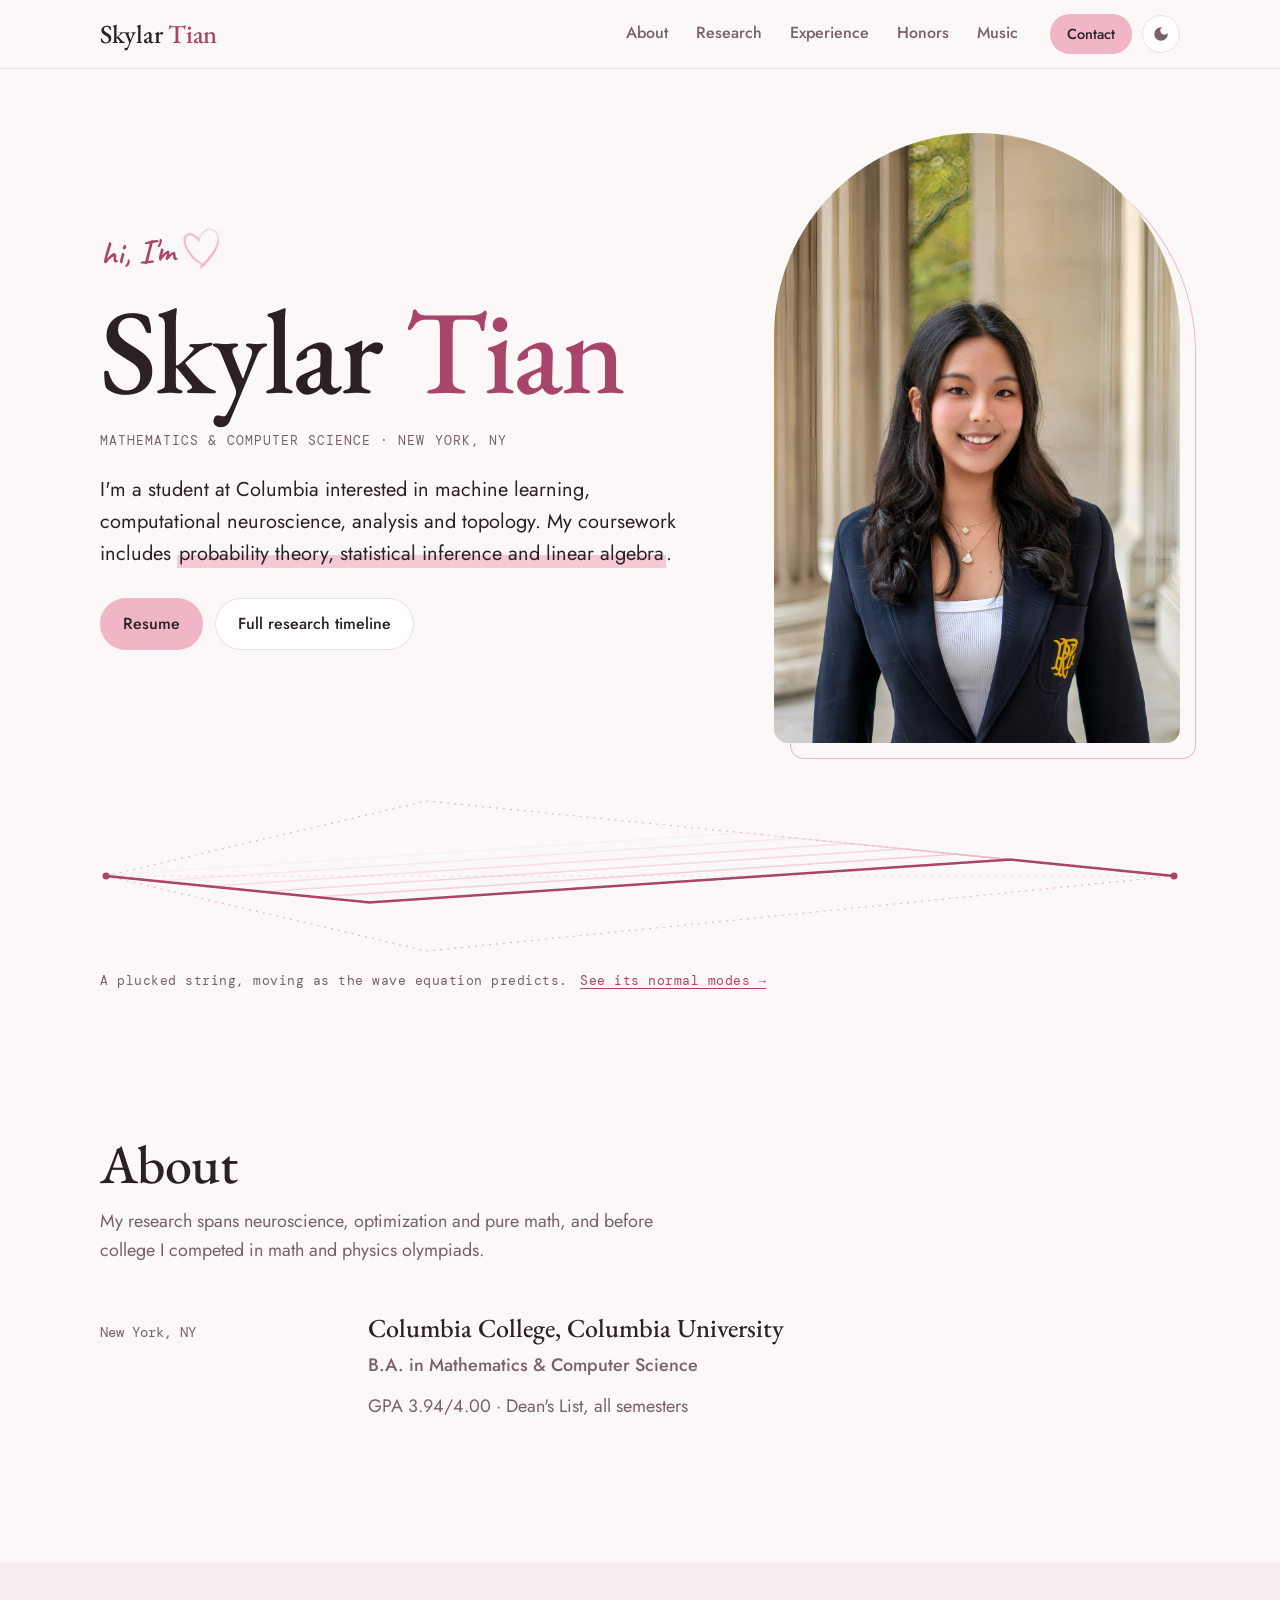
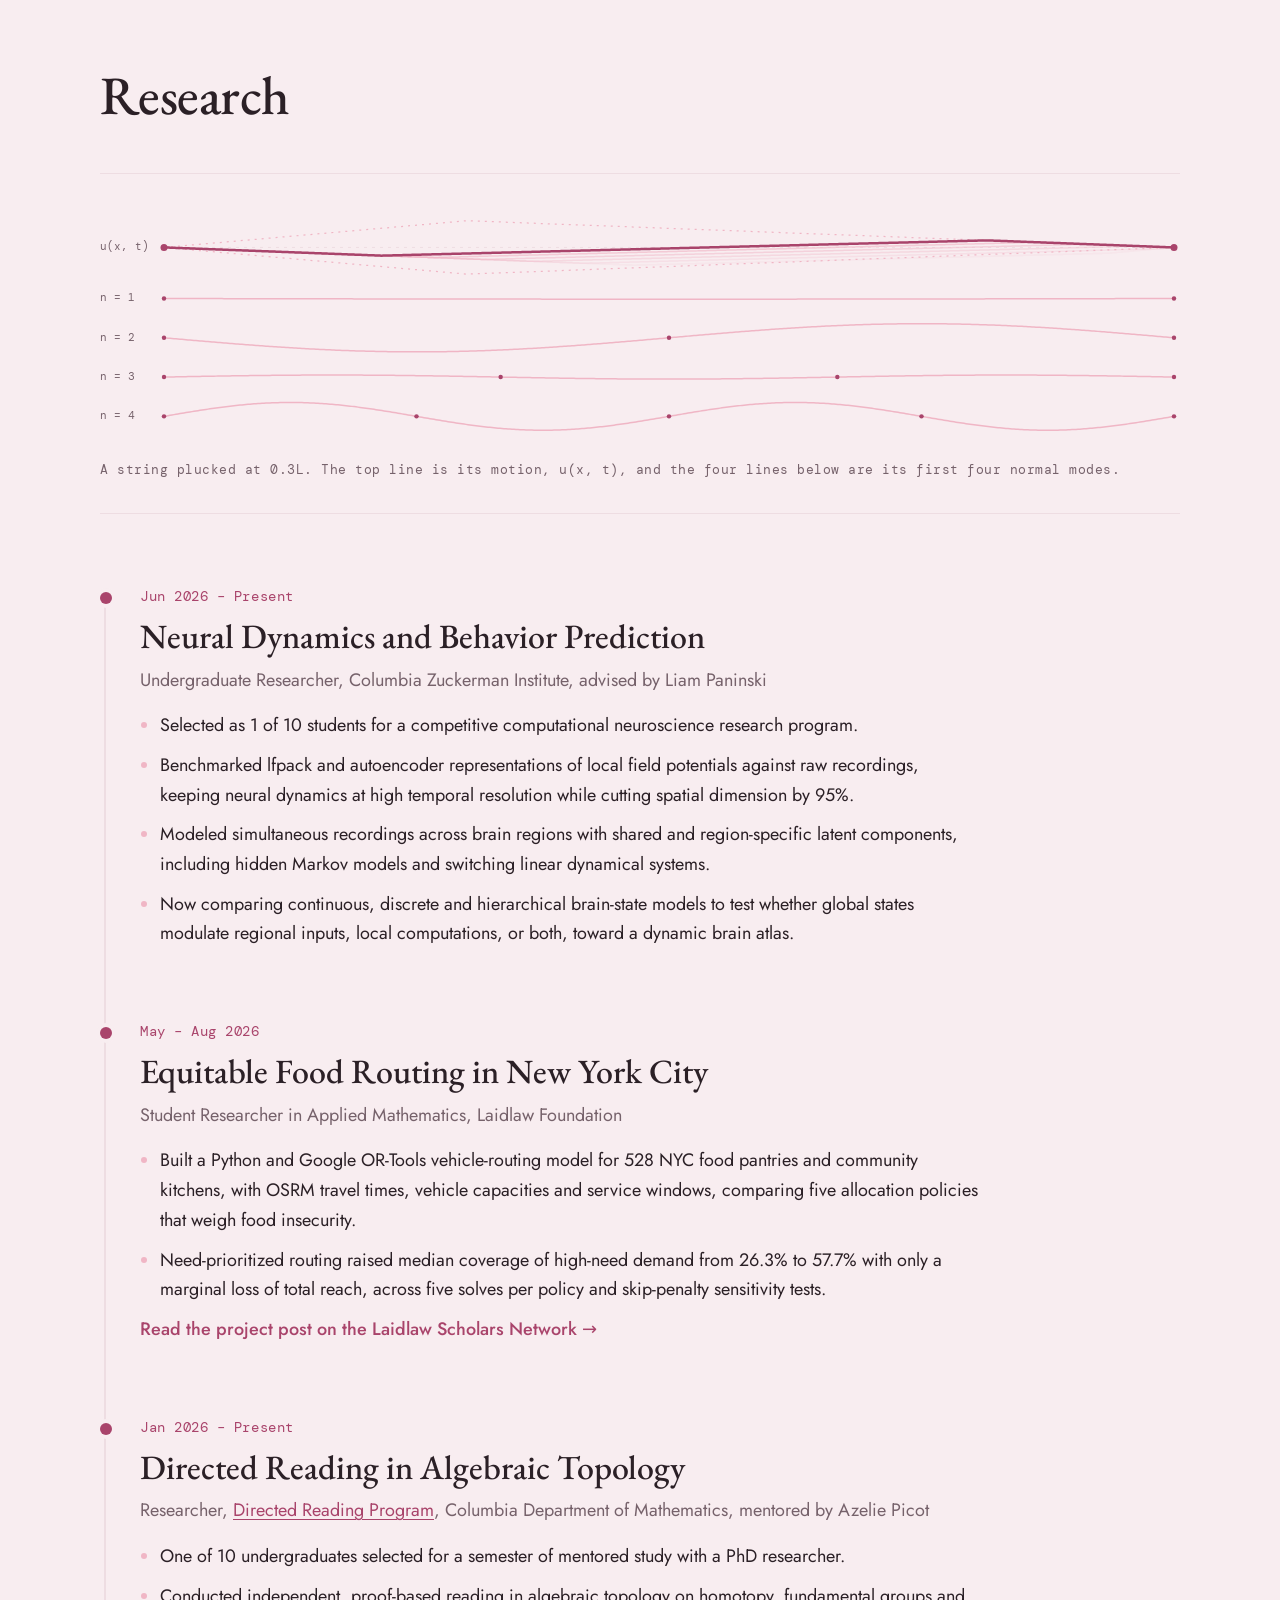
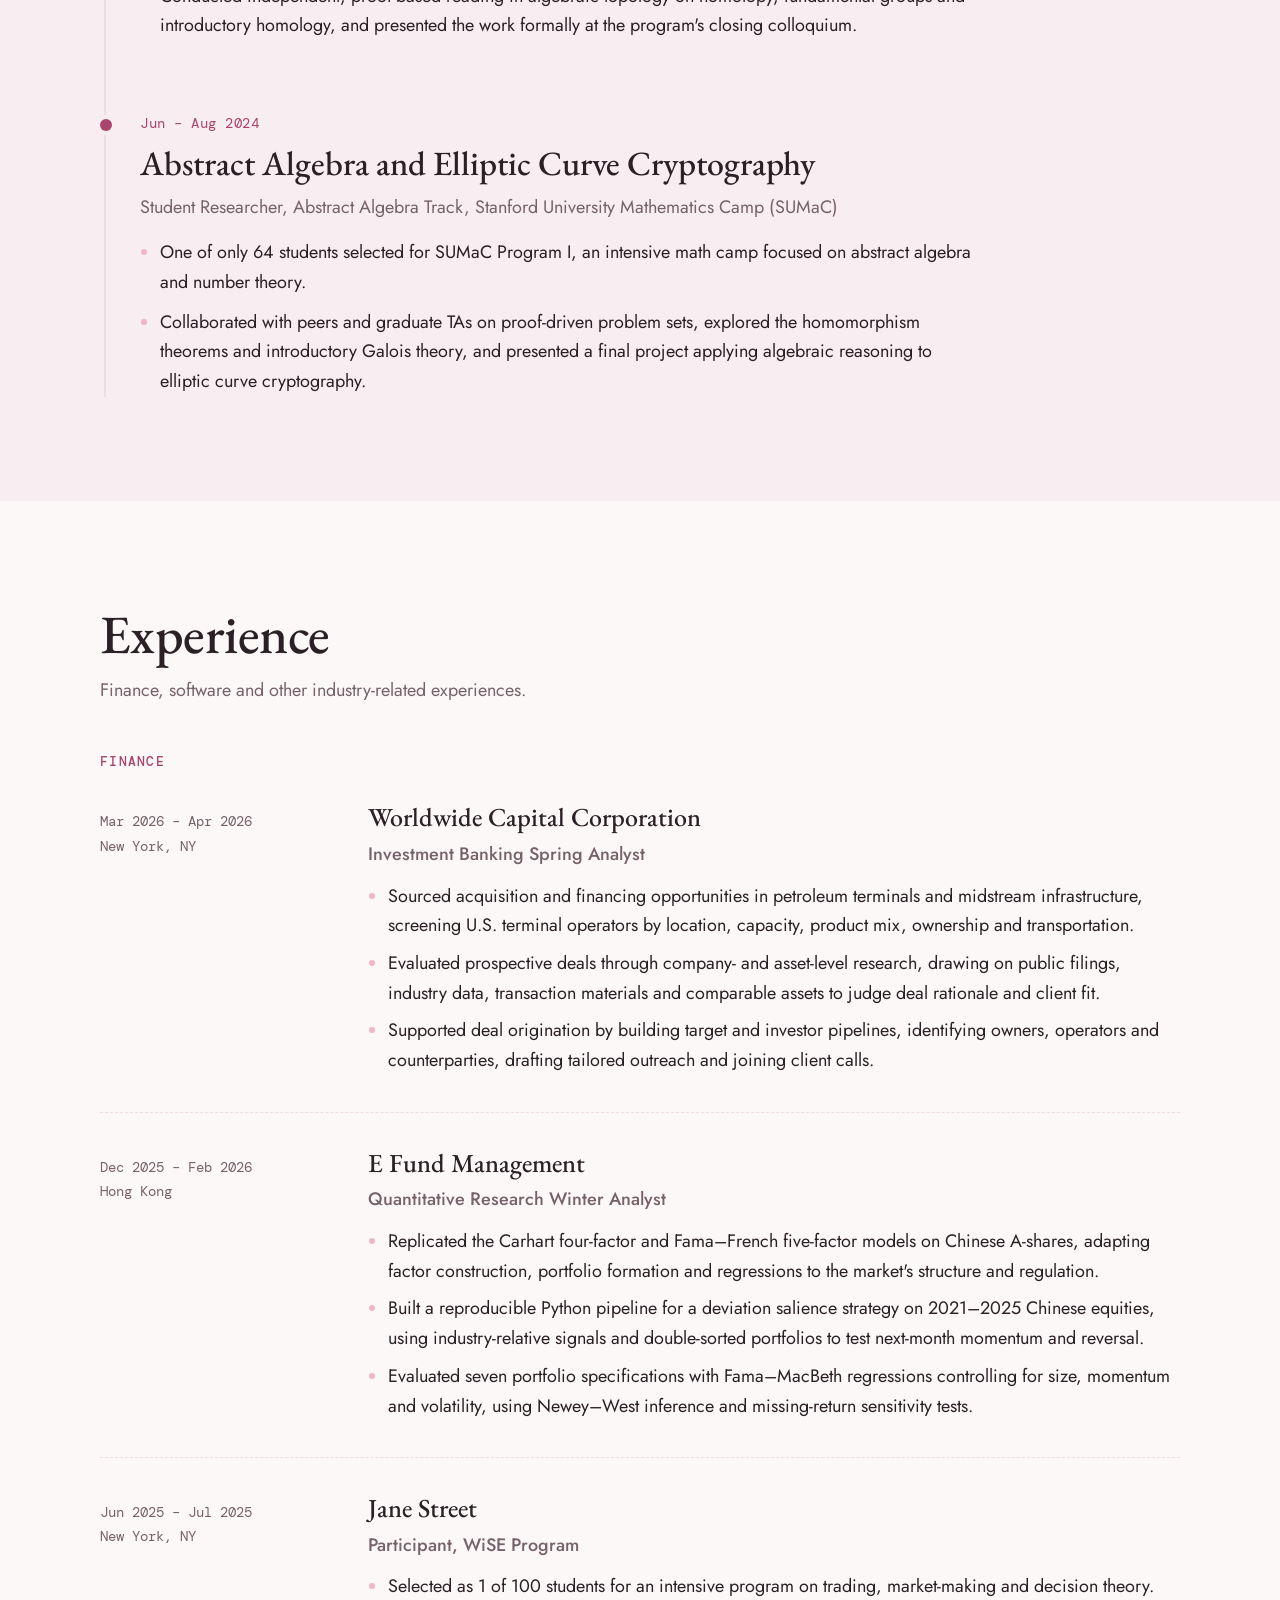
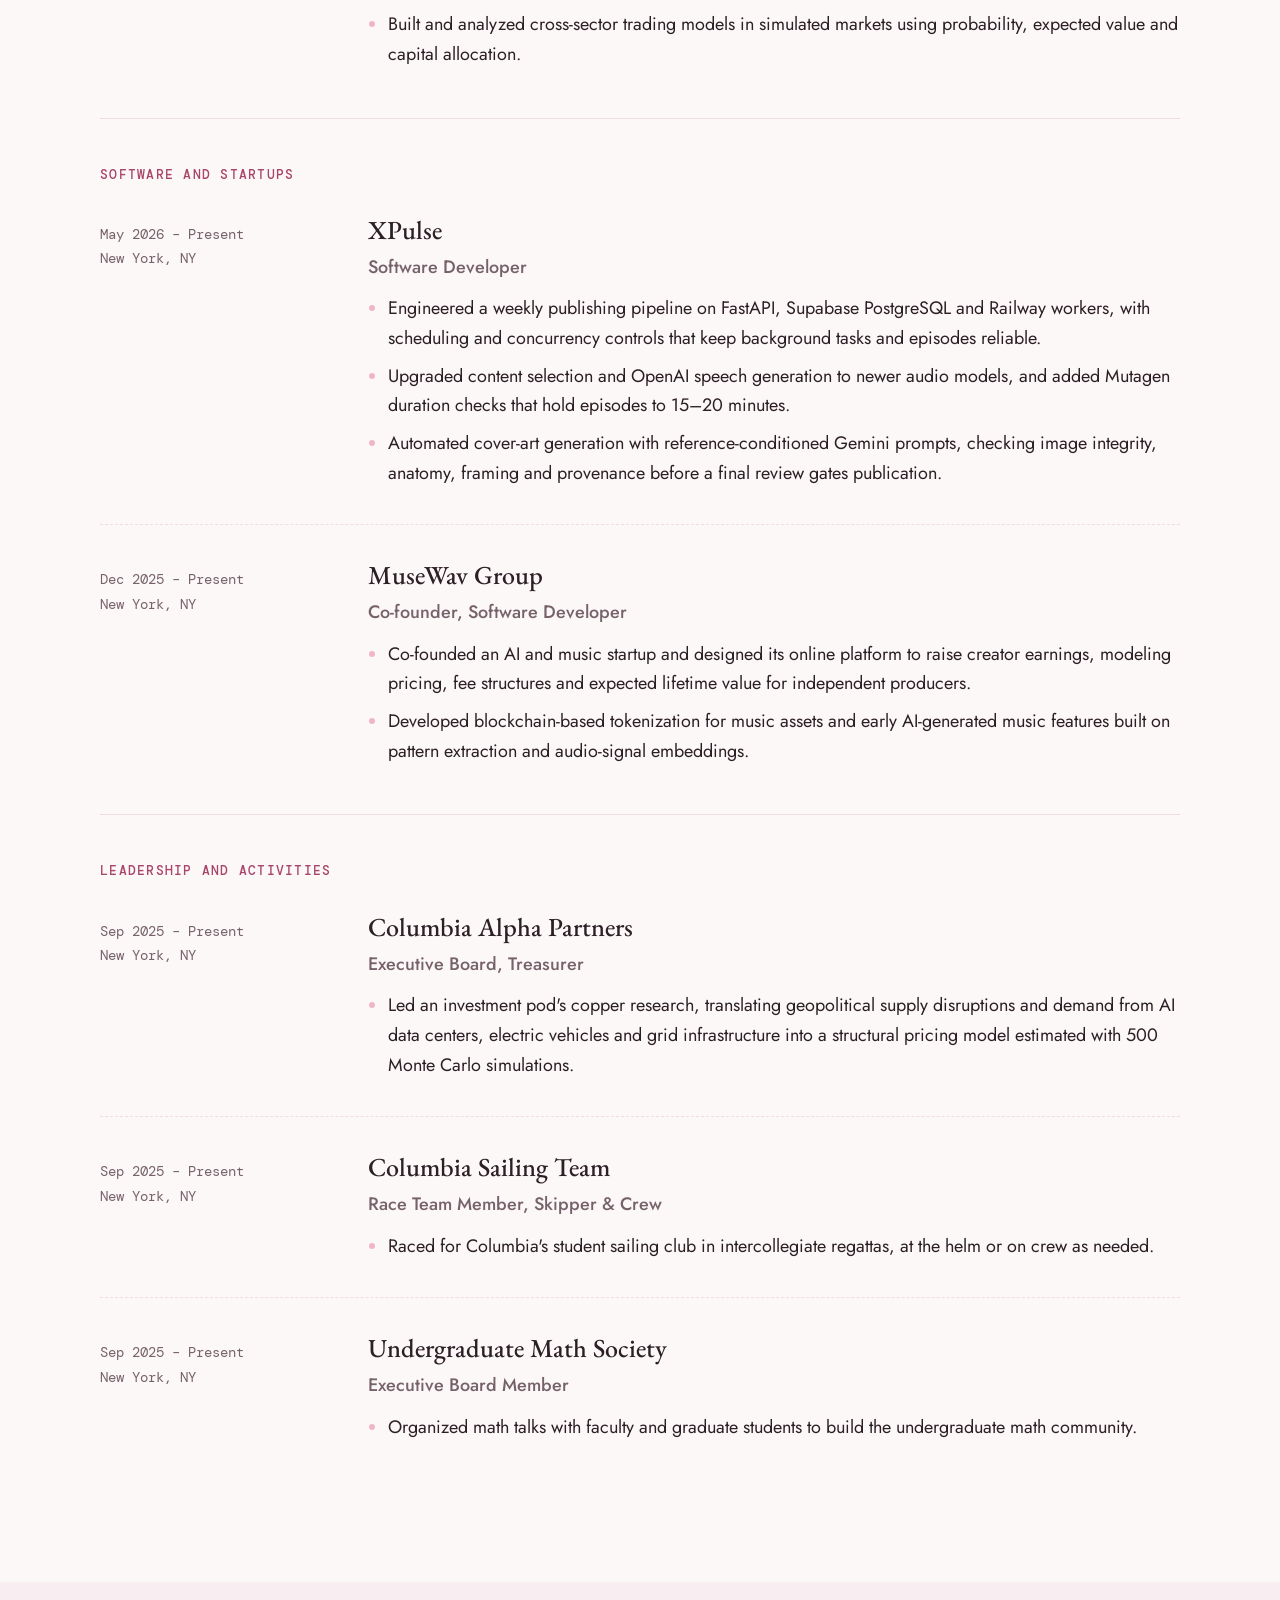
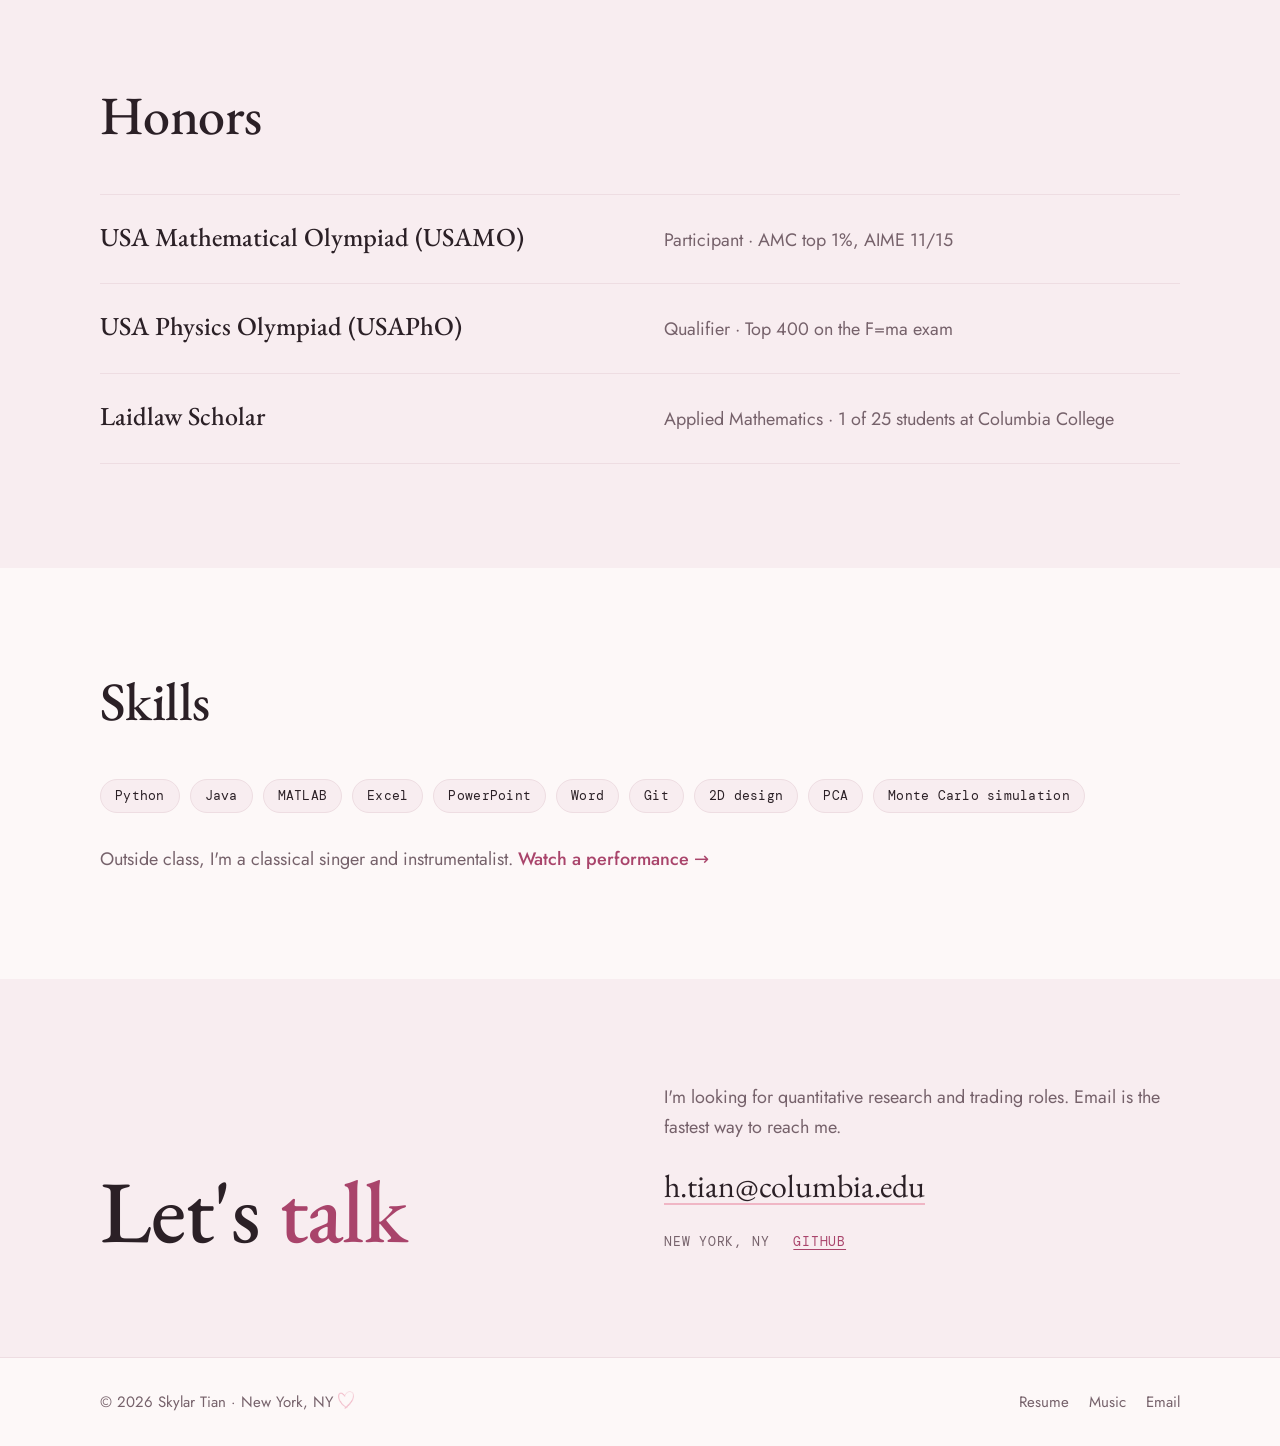
<file: index.html>
<!doctype html>
<html lang="en">
<head>
  <meta charset="utf-8">
  <meta name="viewport" content="width=device-width, initial-scale=1">
  <title>Skylar Tian</title>
  <meta name="description" content="Skylar Tian studies Mathematics and Computer Science at Columbia and is looking for quantitative research and trading roles.">
  <meta property="og:title" content="Skylar Tian">
  <meta property="og:description" content="Mathematics & Computer Science at Columbia. Research, experience and honors.">
  <meta property="og:type" content="website">
  <meta property="og:image" content="https://skylarhezhentian.github.io/personal-website/assets/img/headshot.jpg">
  <link rel="icon" href="assets/favicon.svg" type="image/svg+xml">
  <link rel="preconnect" href="https://fonts.googleapis.com">
  <link rel="preconnect" href="https://fonts.gstatic.com" crossorigin>
  <link href="https://fonts.googleapis.com/css2?family=EB+Garamond:wght@400..700&family=Caveat:wght@500;600&family=DM+Mono:wght@400;500&family=Jost:wght@400;500;600&display=swap" rel="stylesheet">
  <link rel="stylesheet" href="style.css">
  <script>try{var t=localStorage.getItem("theme");if(t)document.documentElement.dataset.theme=t}catch(e){}</script>
</head>
<body>
  <a class="skip" href="#main">Skip to content</a>

  <header class="site-header">
    <div class="wrap header-inner">
      <a class="wordmark" href="index.html">Skylar <em>Tian</em></a>
      <nav class="site-nav" aria-label="Main">
        <a href="#about">About</a>
        <a href="#research">Research</a>
        <a href="#experience">Experience</a>
        <a href="#honors">Honors</a>
        <a href="music.html">Music</a>
      </nav>
      <div class="header-actions">
        <a class="btn btn-rose btn-small" href="#contact">Contact</a>
        <button class="theme-toggle" type="button" aria-label="Switch between light and dark theme">
          <svg class="moon" viewBox="0 0 24 24" width="18" height="18" aria-hidden="true"><path fill="currentColor" d="M12 3a9 9 0 1 0 9 9c0-.46-.04-.92-.1-1.36a5.39 5.39 0 0 1-4.4 2.26 5.4 5.4 0 0 1-3.14-9.8c-.44-.06-.9-.1-1.36-.1z"/></svg>
          <svg class="sun" viewBox="0 0 24 24" width="18" height="18" aria-hidden="true"><circle cx="12" cy="12" r="4.5" fill="currentColor"/><path stroke="currentColor" stroke-width="1.8" stroke-linecap="round" d="M12 2.5v2.2M12 19.3v2.2M2.5 12h2.2M19.3 12h2.2M5.3 5.3l1.6 1.6M17.1 17.1l1.6 1.6M5.3 18.7l1.6-1.6M17.1 6.9l1.6-1.6"/></svg>
        </button>
      </div>
    </div>
  </header>

  <main id="main">
    <section class="hero">
      <div class="wrap">
        <div class="hero-grid">
          <div class="hero-text">
            <p class="hello">hi, I'm <i class="heart" aria-hidden="true"></i></p>
            <h1 class="name">Skylar <em>Tian</em></h1>
            <p class="kicker">Mathematics &amp; Computer Science <span class="kicker-dot" aria-hidden="true">·</span> <span class="kicker-loc">New&nbsp;York,&nbsp;NY</span></p>
            <p class="intro">
              I'm a student at Columbia interested in machine learning, computational neuroscience, analysis and topology.
              My coursework includes <mark class="hl">probability theory, statistical inference and linear algebra</mark>.
            </p>
            <div class="actions">
              <a class="btn btn-rose" href="assets/Skylar-Tian-Resume.pdf">Resume</a>
              <a class="btn btn-ghost" href="#research">Full research timeline</a>
            </div>
          </div>
          <figure class="arch hero-photo">
            <img src="assets/img/headshot.jpg?v=3" width="1200" height="1801" alt="Headshot of Skylar Tian in a navy blazer, standing between stone columns">
          </figure>
        </div>

        <div class="staff-band">
          <canvas class="staff" data-mode="string" data-animate aria-hidden="true"></canvas>
          <p class="staff-caption">A plucked string, moving as the wave equation predicts. <a href="#modes">See its normal modes &rarr;</a></p>
        </div>
      </div>
    </section>

    <section class="section" id="about" aria-labelledby="about-title">
      <div class="wrap">
        <header class="section-head">
          <div>
            <h2 id="about-title">About</h2>
            <p class="section-sub">My research spans neuroscience, optimization and pure math, and before college I competed in math and physics olympiads.</p>
          </div>
        </header>

        <article class="role">
          <div class="role-when"><span>New York, NY</span></div>
          <div class="role-body">
            <h3>Columbia College, Columbia University</h3>
            <p class="role-title">B.A. in Mathematics &amp; Computer Science</p>
            <p class="role-note">GPA 3.94/4.00 · Dean's List, all semesters</p>
          </div>
        </article>
      </div>
    </section>

    <section class="section section-alt" id="research" aria-labelledby="research-title">
      <div class="wrap">
        <header class="section-head">
          <div>
            <h2 id="research-title">Research</h2>
          </div>
        </header>

        <figure class="wave-fig" id="modes">
          <canvas class="staff" data-mode="modes" data-labels data-animate aria-hidden="true"></canvas>
          <figcaption>A string plucked at 0.3L. The top line is its motion, u(x, t), and the four lines below are its first four normal modes.</figcaption>
        </figure>

        <ol class="timeline">
          <li class="tl-item" id="neural">
            <p class="tl-date">Jun 2026 – Present</p>
            <h3 class="tl-title">Neural Dynamics and Behavior Prediction</h3>
            <p class="tl-sub">Undergraduate Researcher, Columbia Zuckerman Institute, advised by Liam Paninski</p>
            <ul>
              <li>Selected as 1 of 10 students for a competitive computational neuroscience research program.</li>
              <li>Benchmarked lfpack and autoencoder representations of local field potentials against raw recordings, keeping neural dynamics at high temporal resolution while cutting spatial dimension by 95%.</li>
              <li>Modeled simultaneous recordings across brain regions with shared and region-specific latent components, including hidden Markov models and switching linear dynamical systems.</li>
              <li>Now comparing continuous, discrete and hierarchical brain-state models to test whether global states modulate regional inputs, local computations, or both, toward a dynamic brain atlas.</li>
            </ul>
          </li>

          <li class="tl-item" id="routing">
            <p class="tl-date">May – Aug 2026</p>
            <h3 class="tl-title">Equitable Food Routing in New York City</h3>
            <p class="tl-sub">Student Researcher in Applied Mathematics, Laidlaw Foundation</p>
            <ul>
              <li>Built a Python and Google OR-Tools vehicle-routing model for 528 NYC food pantries and community kitchens, with OSRM travel times, vehicle capacities and service windows, comparing five allocation policies that weigh food insecurity.</li>
              <li>Need-prioritized routing raised median coverage of high-need demand from 26.3% to 57.7% with only a marginal loss of total reach, across five solves per policy and skip-penalty sensitivity tests.</li>
            </ul>
            <p class="tl-link"><a href="https://laidlawscholars.network/posts/allocation-under-scarce-capacity-equity-aware-routing-for-urban-food-rescue-in-new-york-city">Read the project post on the Laidlaw Scholars Network &rarr;</a></p>
          </li>

          <li class="tl-item" id="reading">
            <p class="tl-date">Jan 2026 – Present</p>
            <h3 class="tl-title">Directed Reading in Algebraic Topology</h3>
            <p class="tl-sub">Researcher, <a href="https://www.math.columbia.edu/programs-math/undergraduate-program/undergraduate-research/drp/">Directed Reading Program</a>, Columbia Department of Mathematics, mentored by Azelie Picot</p>
            <ul>
              <li>One of 10 undergraduates selected for a semester of mentored study with a PhD researcher.</li>
              <li>Conducted independent, proof-based reading in algebraic topology on homotopy, fundamental groups and introductory homology, and presented the work formally at the program's closing colloquium.</li>
            </ul>
          </li>

          <li class="tl-item" id="sumac">
            <p class="tl-date">Jun – Aug 2024</p>
            <h3 class="tl-title">Abstract Algebra and Elliptic Curve Cryptography</h3>
            <p class="tl-sub">Student Researcher, Abstract Algebra Track, Stanford University Mathematics Camp (SUMaC)</p>
            <ul>
              <li>One of only 64 students selected for SUMaC Program I, an intensive math camp focused on abstract algebra and number theory.</li>
              <li>Collaborated with peers and graduate TAs on proof-driven problem sets, explored the homomorphism theorems and introductory Galois theory, and presented a final project applying algebraic reasoning to elliptic curve cryptography.</li>
            </ul>
          </li>
        </ol>
      </div>
    </section>

    <section class="section" id="experience" aria-labelledby="experience-title">
      <div class="wrap">
        <header class="section-head">
          <div>
            <h2 id="experience-title">Experience</h2>
            <p class="section-sub">Finance, software and other industry-related experiences.</p>
          </div>
        </header>

        <div class="group">
          <h3 class="group-title">Finance</h3>

          <article class="role" id="worldwide">
            <div class="role-when"><span>Mar 2026 – Apr 2026</span><span>New York, NY</span></div>
            <div class="role-body">
              <h4>Worldwide Capital Corporation</h4>
              <p class="role-title">Investment Banking Spring Analyst</p>
              <ul class="points">
                <li>Sourced acquisition and financing opportunities in petroleum terminals and midstream infrastructure, screening U.S. terminal operators by location, capacity, product mix, ownership and transportation.</li>
                <li>Evaluated prospective deals through company- and asset-level research, drawing on public filings, industry data, transaction materials and comparable assets to judge deal rationale and client fit.</li>
                <li>Supported deal origination by building target and investor pipelines, identifying owners, operators and counterparties, drafting tailored outreach and joining client calls.</li>
              </ul>
            </div>
          </article>

          <article class="role" id="efund">
            <div class="role-when"><span>Dec 2025 – Feb 2026</span><span>Hong Kong</span></div>
            <div class="role-body">
              <h4>E Fund Management</h4>
              <p class="role-title">Quantitative Research Winter Analyst</p>
              <ul class="points">
                <li>Replicated the Carhart four-factor and Fama–French five-factor models on Chinese A-shares, adapting factor construction, portfolio formation and regressions to the market's structure and regulation.</li>
                <li>Built a reproducible Python pipeline for a deviation salience strategy on 2021–2025 Chinese equities, using industry-relative signals and double-sorted portfolios to test next-month momentum and reversal.</li>
                <li>Evaluated seven portfolio specifications with Fama–MacBeth regressions controlling for size, momentum and volatility, using Newey–West inference and missing-return sensitivity tests.</li>
              </ul>
            </div>
          </article>

          <article class="role" id="jane-street">
            <div class="role-when"><span>Jun 2025 – Jul 2025</span><span>New York, NY</span></div>
            <div class="role-body">
              <h4>Jane Street</h4>
              <p class="role-title">Participant, WiSE Program</p>
              <ul class="points">
                <li>Selected as 1 of 100 students for an intensive program on trading, market-making and decision theory.</li>
                <li>Built and analyzed cross-sector trading models in simulated markets using probability, expected value and capital allocation.</li>
              </ul>
            </div>
          </article>
        </div>

        <div class="group">
          <h3 class="group-title">Software and startups</h3>

          <article class="role" id="xpulse">
            <div class="role-when"><span>May 2026 – Present</span><span>New York, NY</span></div>
            <div class="role-body">
              <h4>XPulse</h4>
              <p class="role-title">Software Developer</p>
              <ul class="points">
                <li>Engineered a weekly publishing pipeline on FastAPI, Supabase PostgreSQL and Railway workers, with scheduling and concurrency controls that keep background tasks and episodes reliable.</li>
                <li>Upgraded content selection and OpenAI speech generation to newer audio models, and added Mutagen duration checks that hold episodes to 15–20 minutes.</li>
                <li>Automated cover-art generation with reference-conditioned Gemini prompts, checking image integrity, anatomy, framing and provenance before a final review gates publication.</li>
              </ul>
            </div>
          </article>

          <article class="role" id="musewav">
            <div class="role-when"><span>Dec 2025 – Present</span><span>New York, NY</span></div>
            <div class="role-body">
              <h4>MuseWav Group</h4>
              <p class="role-title">Co-founder, Software Developer</p>
              <ul class="points">
                <li>Co-founded an AI and music startup and designed its online platform to raise creator earnings, modeling pricing, fee structures and expected lifetime value for independent producers.</li>
                <li>Developed blockchain-based tokenization for music assets and early AI-generated music features built on pattern extraction and audio-signal embeddings.</li>
              </ul>
            </div>
          </article>
        </div>

        <div class="group">
          <h3 class="group-title">Leadership and activities</h3>

          <article class="role" id="alpha">
            <div class="role-when"><span>Sep 2025 – Present</span><span>New York, NY</span></div>
            <div class="role-body">
              <h4>Columbia Alpha Partners</h4>
              <p class="role-title">Executive Board, Treasurer</p>
              <ul class="points">
                <li>Led an investment pod's copper research, translating geopolitical supply disruptions and demand from AI data centers, electric vehicles and grid infrastructure into a structural pricing model estimated with 500 Monte Carlo simulations.</li>
              </ul>
            </div>
          </article>

          <article class="role" id="sailing">
            <div class="role-when"><span>Sep 2025 – Present</span><span>New York, NY</span></div>
            <div class="role-body">
              <h4>Columbia Sailing Team</h4>
              <p class="role-title">Race Team Member, Skipper &amp; Crew</p>
              <ul class="points">
                <li>Raced for Columbia's student sailing club in intercollegiate regattas, at the helm or on crew as needed.</li>
              </ul>
            </div>
          </article>

          <article class="role" id="math-society">
            <div class="role-when"><span>Sep 2025 – Present</span><span>New York, NY</span></div>
            <div class="role-body">
              <h4>Undergraduate Math Society</h4>
              <p class="role-title">Executive Board Member</p>
              <ul class="points">
                <li>Organized math talks with faculty and graduate students to build the undergraduate math community.</li>
              </ul>
            </div>
          </article>
        </div>
      </div>
    </section>

    <section class="section section-alt" id="honors" aria-labelledby="honors-title">
      <div class="wrap">
        <header class="section-head">
          <div>
            <h2 id="honors-title">Honors</h2>
          </div>
        </header>

        <ul class="honors">
          <li>
            <h3>USA Mathematical Olympiad (USAMO)</h3>
            <p>Participant · AMC top 1%, AIME 11/15</p>
          </li>
          <li>
            <h3>USA Physics Olympiad (USAPhO)</h3>
            <p>Qualifier · Top 400 on the F=ma exam</p>
          </li>
          <li>
            <h3>Laidlaw Scholar</h3>
            <p>Applied Mathematics · 1 of 25 students at Columbia College</p>
          </li>
        </ul>
      </div>
    </section>

    <section class="section" id="skills" aria-labelledby="skills-title">
      <div class="wrap">
        <header class="section-head">
          <div>
            <h2 id="skills-title">Skills</h2>
          </div>
        </header>

        <ul class="chips">
          <li>Python</li>
          <li>Java</li>
          <li>MATLAB</li>
          <li>Excel</li>
          <li>PowerPoint</li>
          <li>Word</li>
          <li>Git</li>
          <li>2D design</li>
          <li>PCA</li>
          <li>Monte Carlo simulation</li>
        </ul>
        <p class="skills-note">Outside class, I'm a classical singer and instrumentalist. <a href="music.html">Watch a performance &rarr;</a></p>
      </div>
    </section>

    <section class="contact" id="contact">
      <div class="wrap contact-inner">
        <h2>Let's <em>talk</em></h2>
        <div class="contact-body">
          <p>I'm looking for quantitative research and trading roles. Email is the fastest way to reach me.</p>
          <a class="contact-email" href="mailto:h.tian@columbia.edu">h.tian@columbia.edu</a>
          <ul class="contact-links">
            <li>New York, NY</li>
            <li><a href="https://github.com/skylarhezhentian">GitHub</a></li>
          </ul>
        </div>
      </div>
    </section>
  </main>

  <footer class="site-footer">
    <div class="wrap footer-inner">
      <p>© <span data-year>2026</span> Skylar Tian · New York, NY <i class="heart" aria-hidden="true"></i></p>
      <nav aria-label="Footer">
        <a href="assets/Skylar-Tian-Resume.pdf">Resume</a>
        <a href="music.html">Music</a>
        <a href="mailto:h.tian@columbia.edu">Email</a>
      </nav>
    </div>
  </footer>

  <script src="script.js"></script>
</body>
</html>
</file>
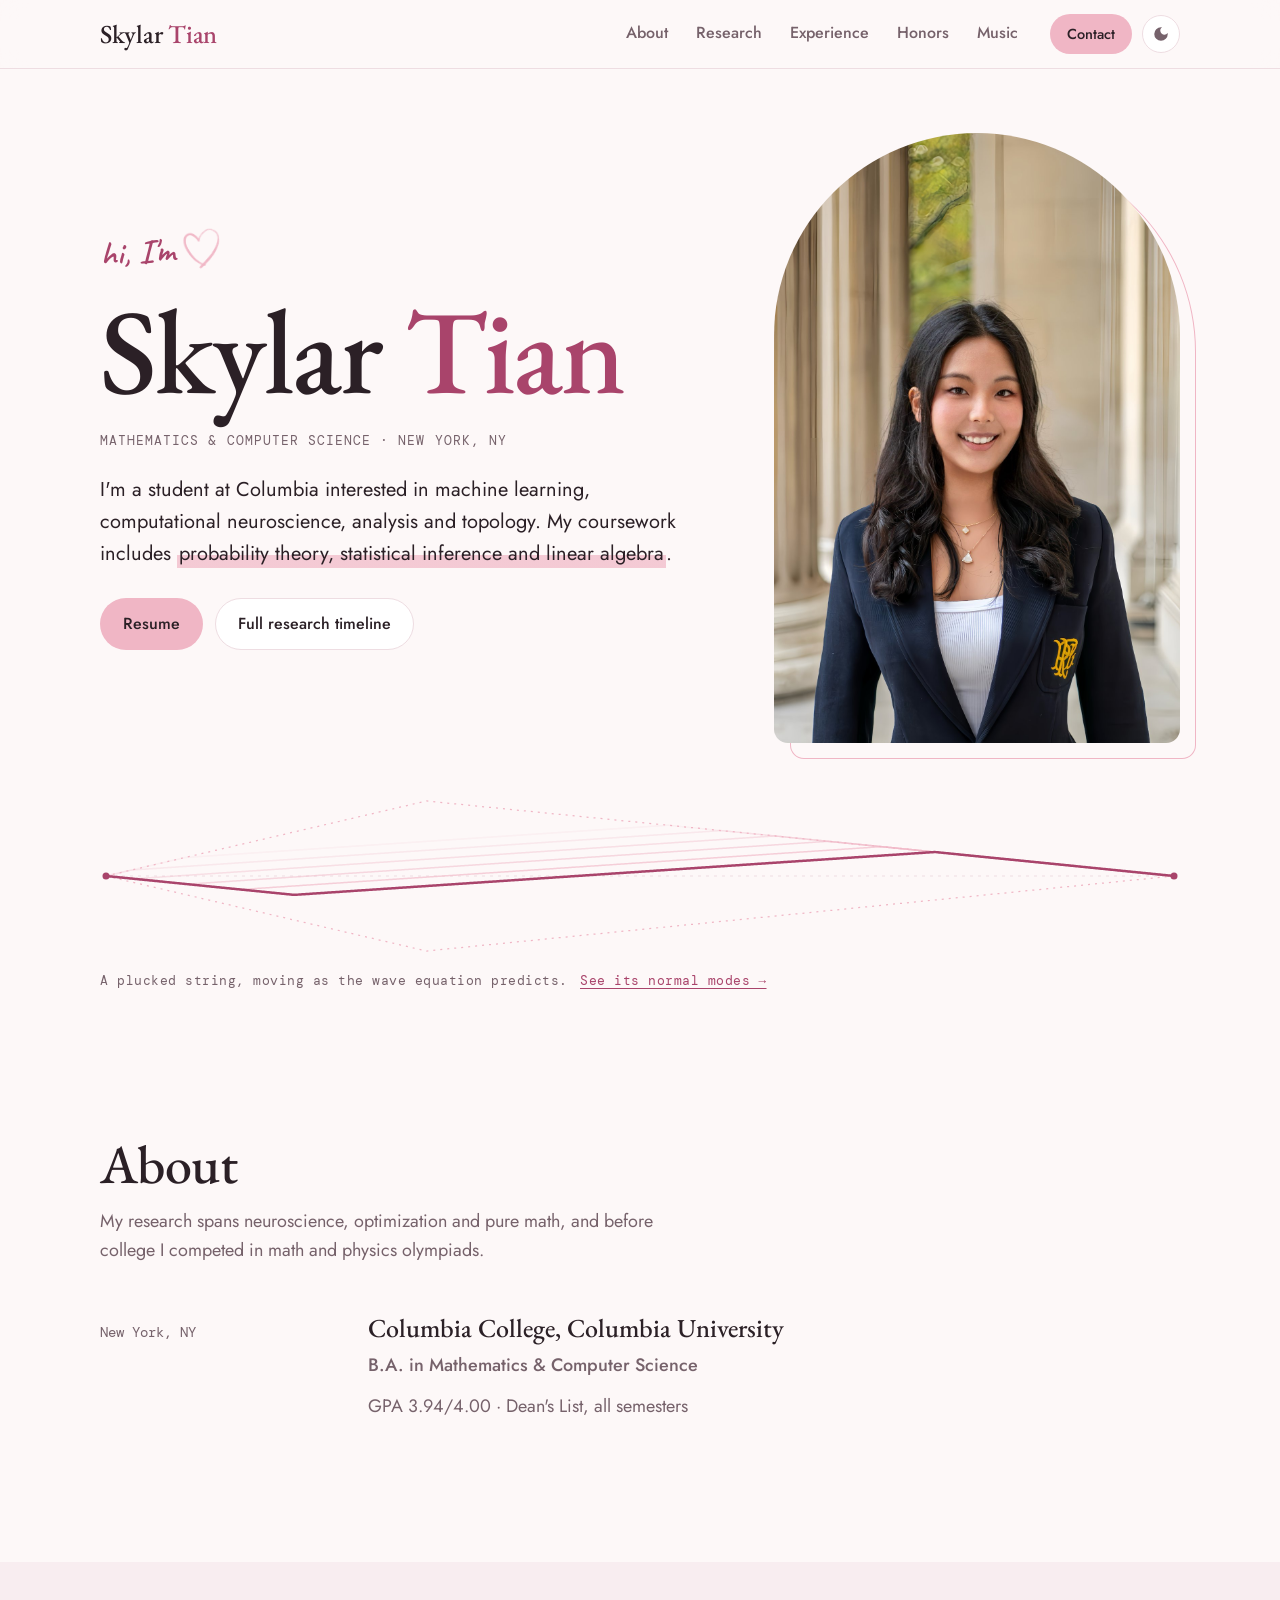
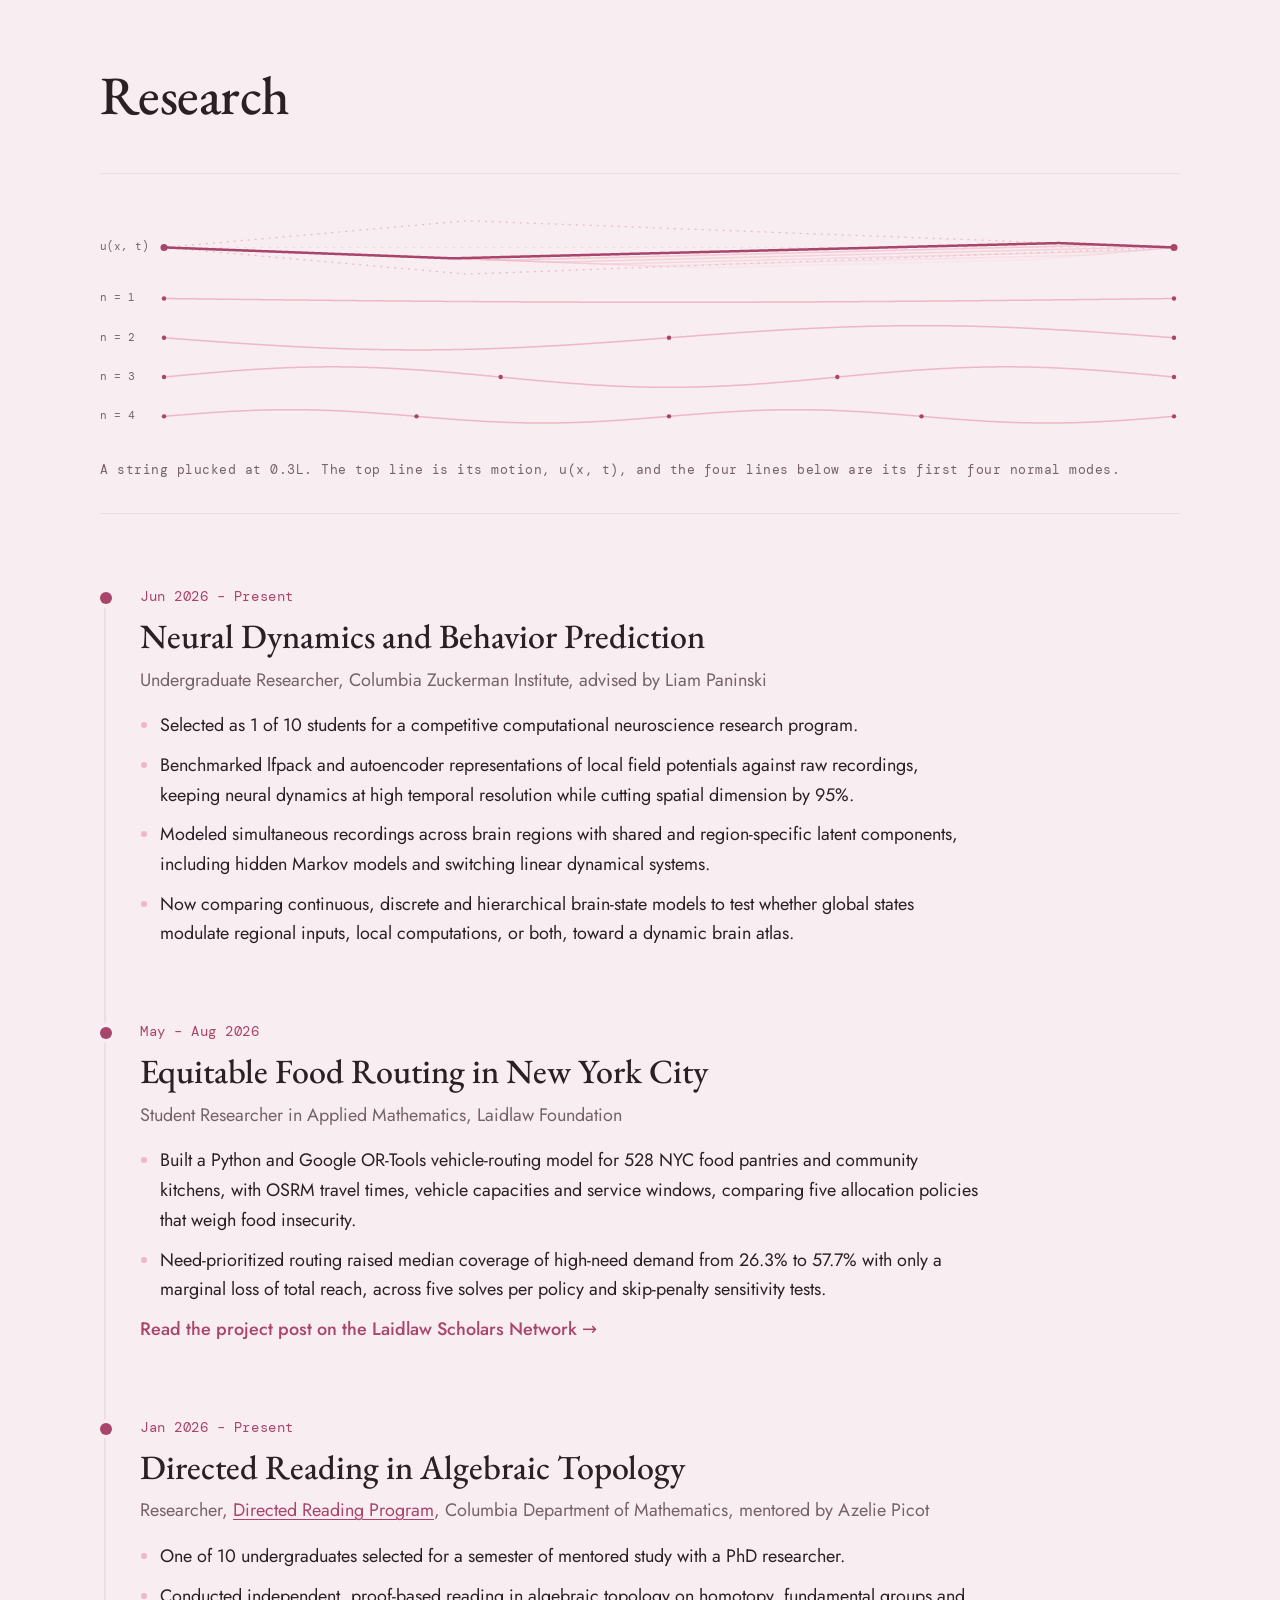
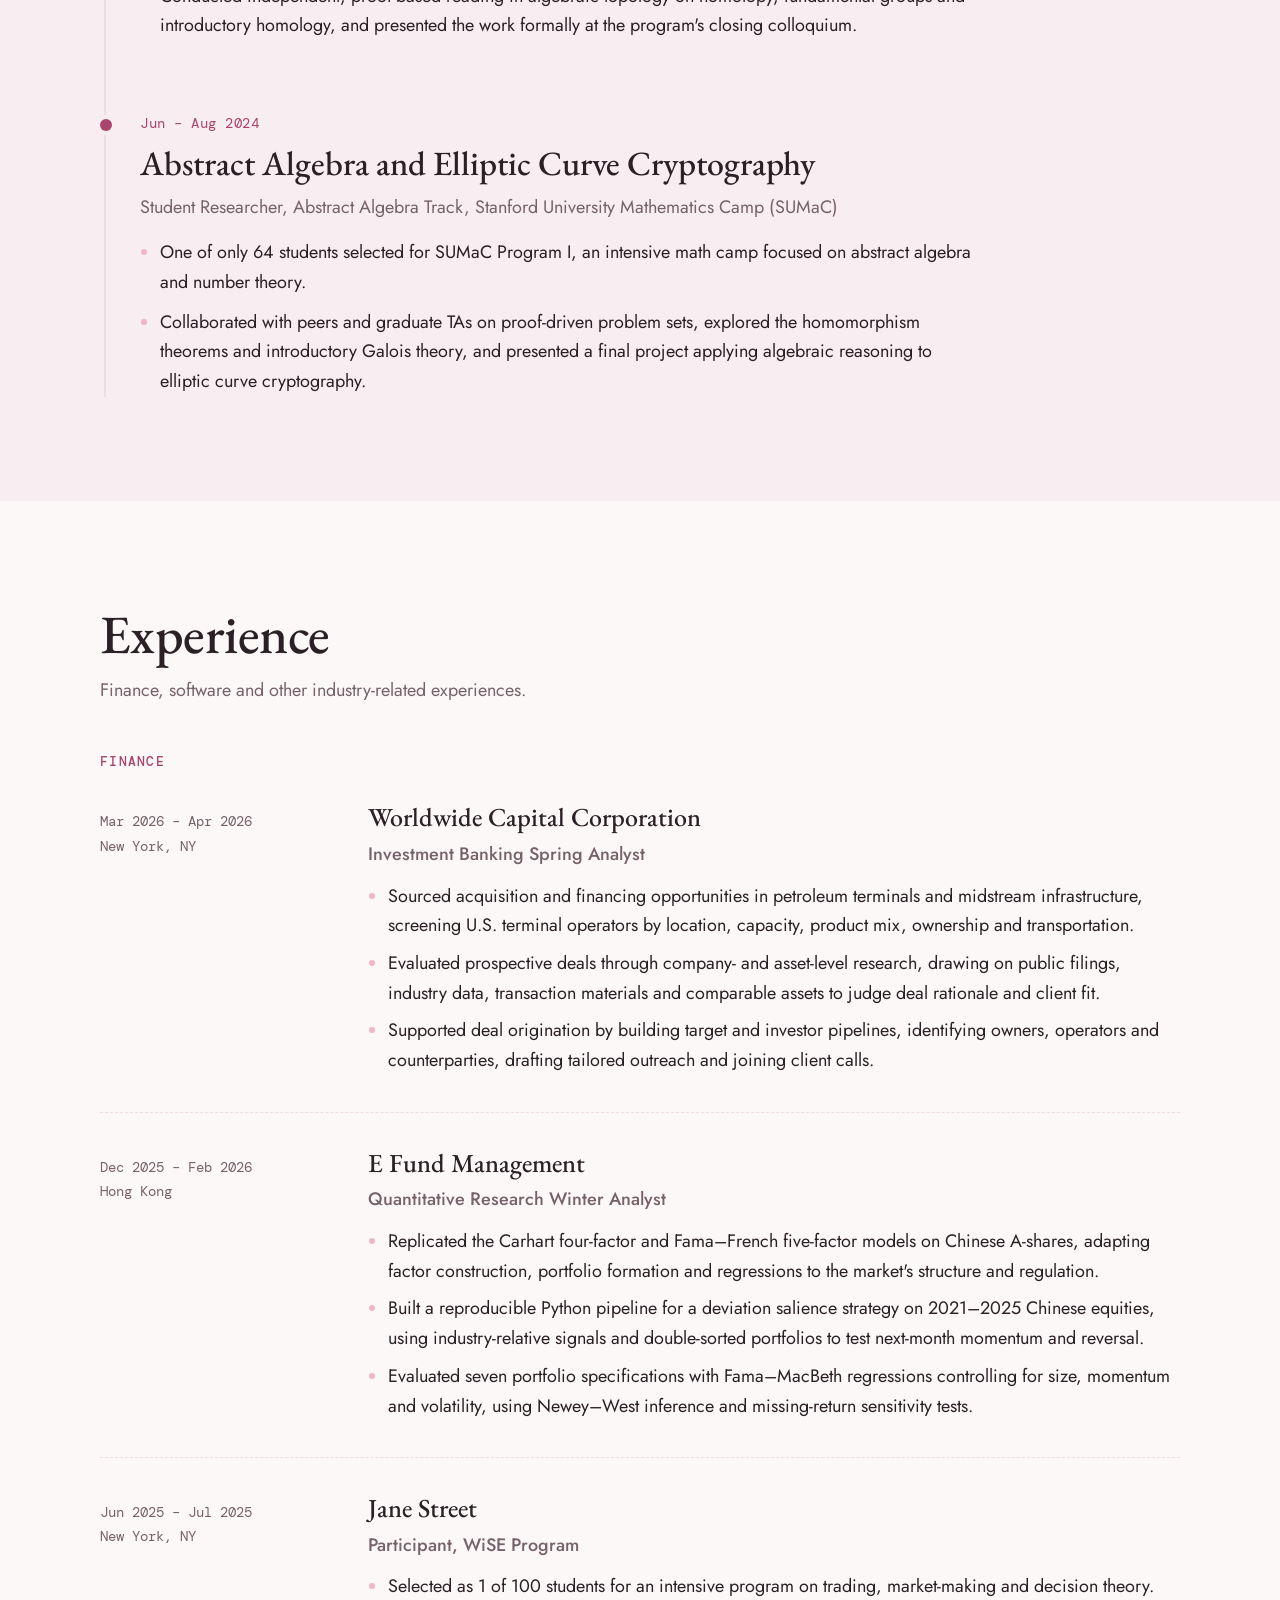
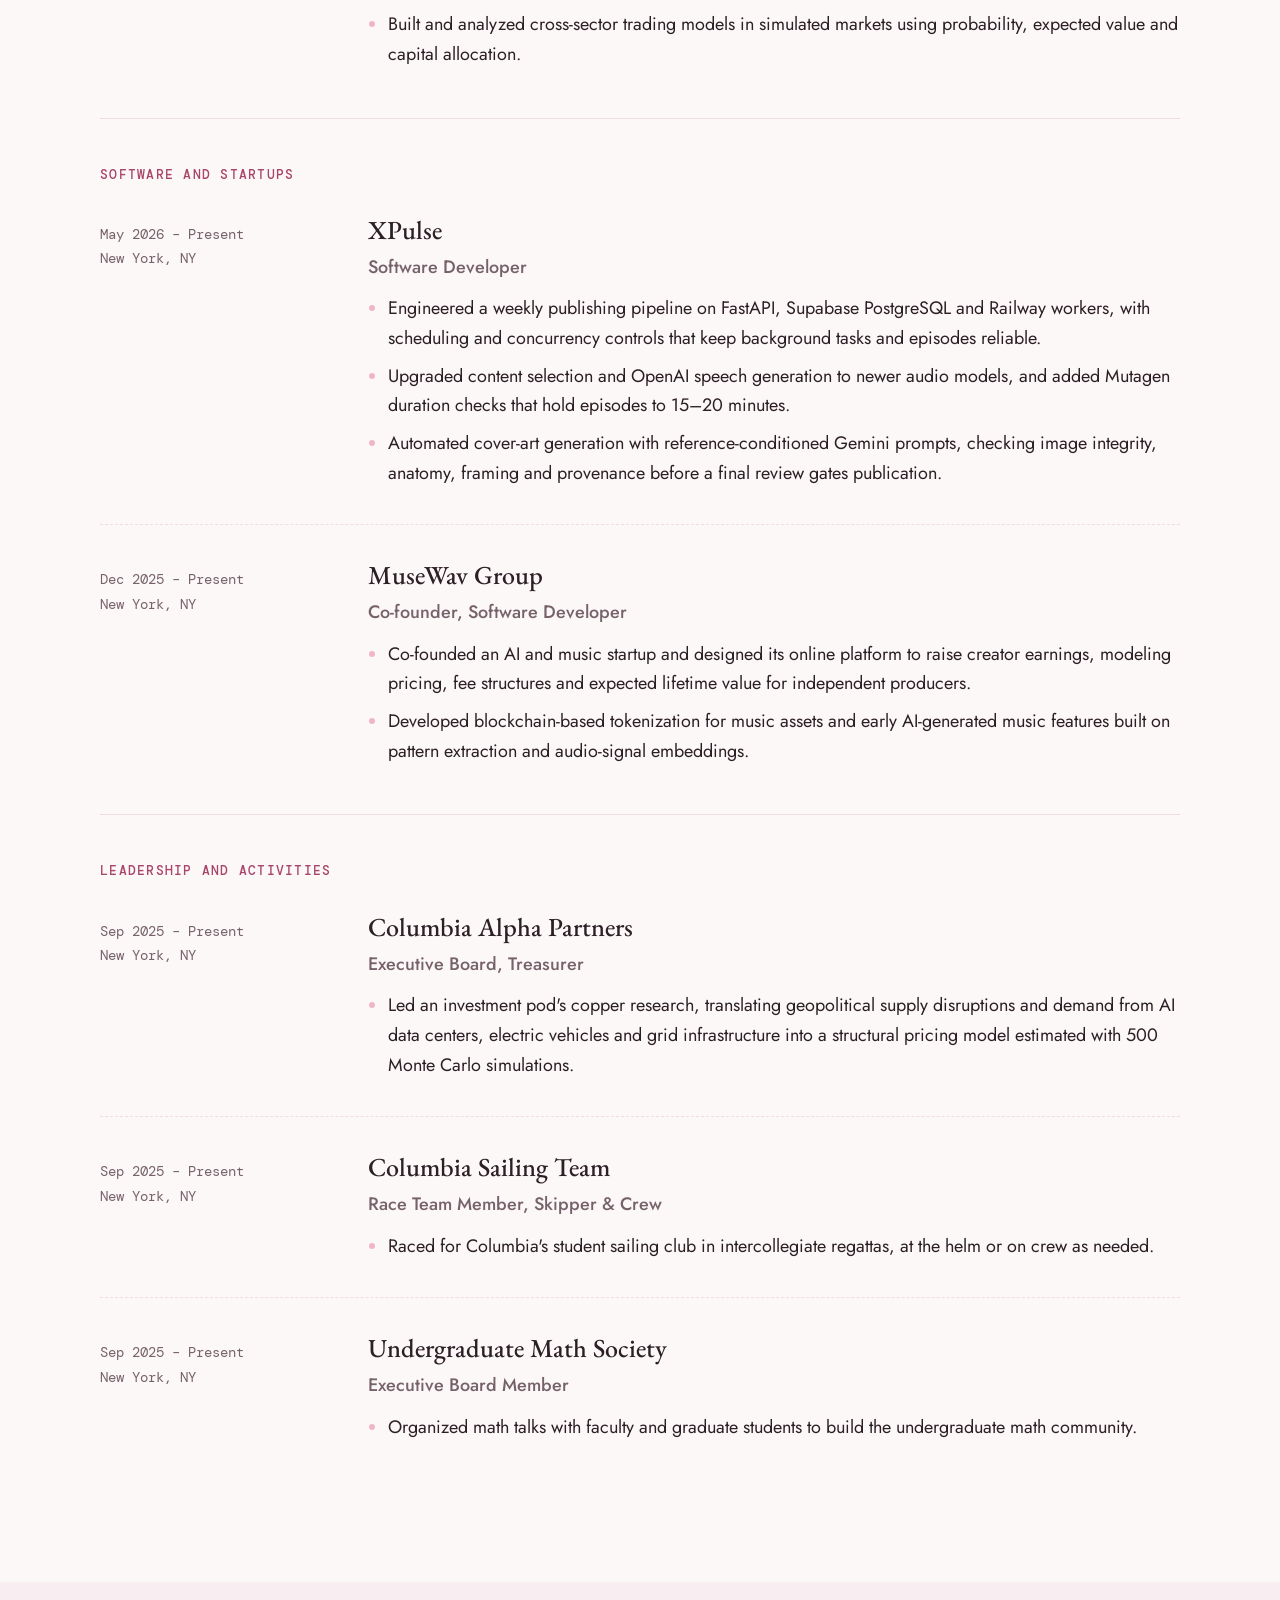
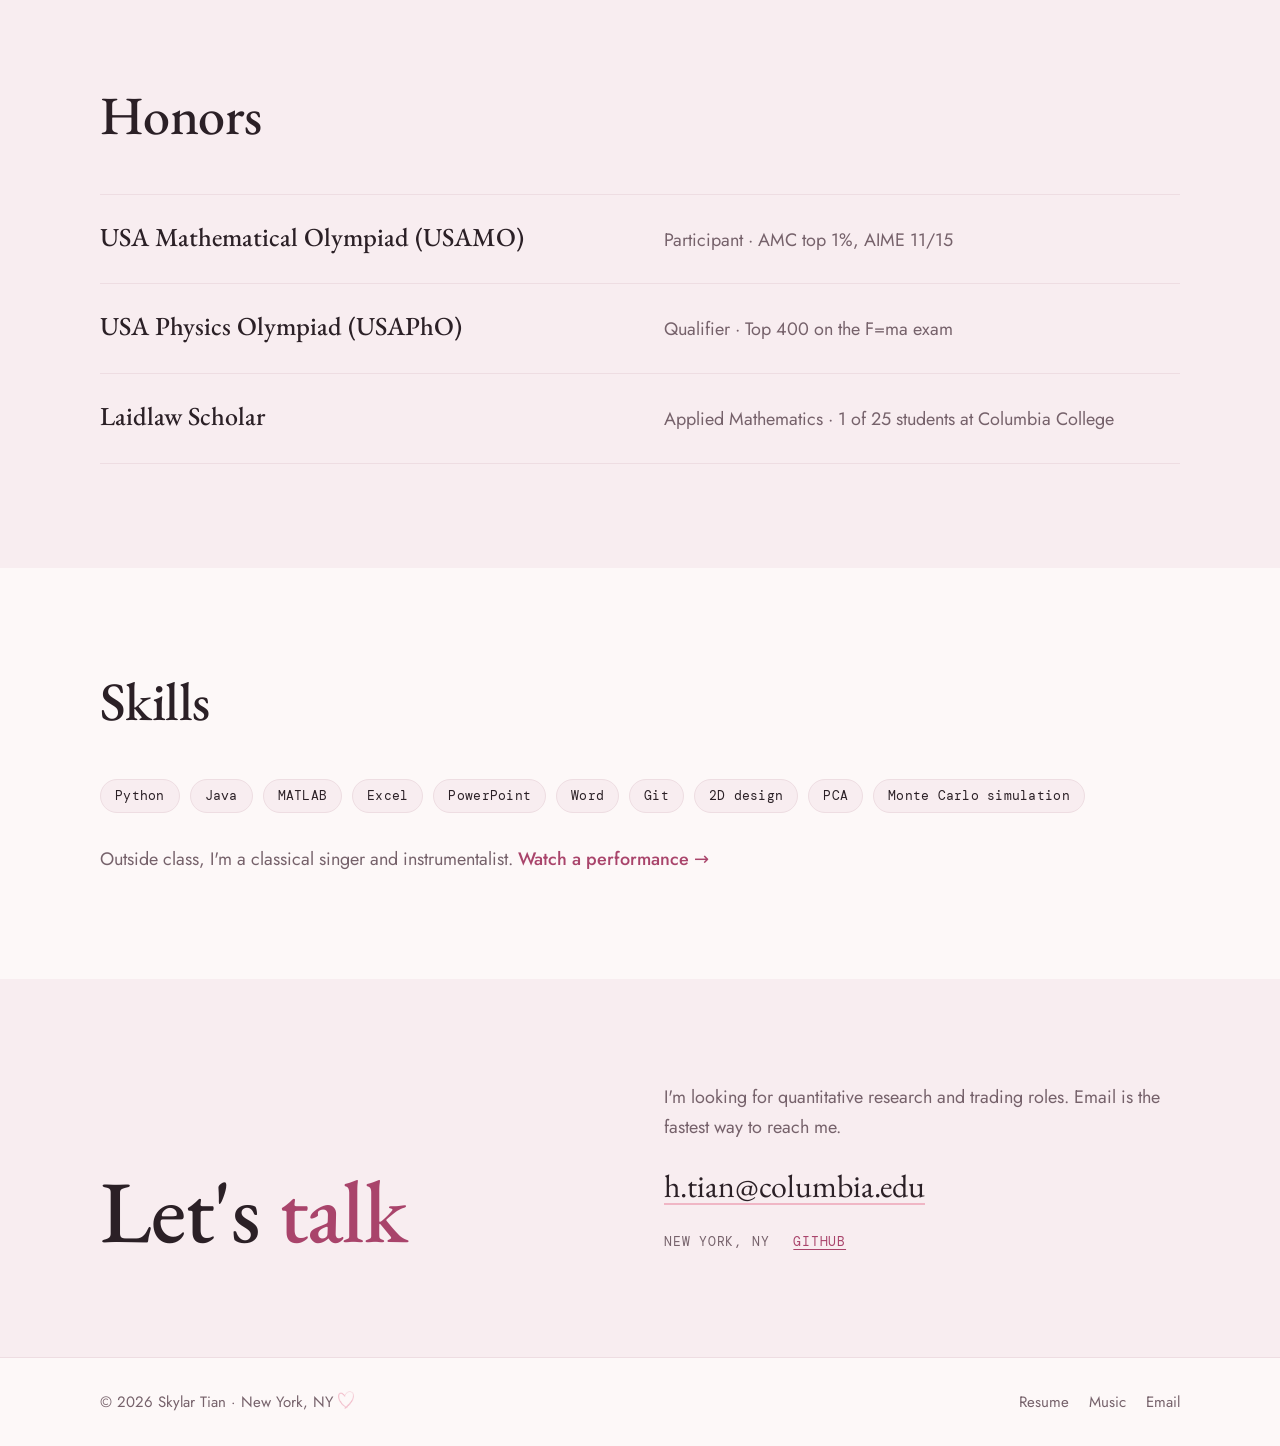
<file: experience.html>
<!doctype html>
<html lang="en">
<head>
  <meta charset="utf-8">
  <meta name="viewport" content="width=device-width, initial-scale=1">
  <title>Experience · Skylar Tian</title>
  <meta name="robots" content="noindex">
  <link rel="canonical" href="https://skylarhezhentian.github.io/personal-website/">
  <!-- Experience is now a section of the home page. Old links keep working, and a link to one role (such as #efund) lands on that role. -->
  <script>location.replace("index.html" + (location.hash || "#experience"));</script>
  <noscript><meta http-equiv="refresh" content="0; url=index.html#experience"></noscript>
  <link rel="icon" href="assets/favicon.svg" type="image/svg+xml">
  <link rel="stylesheet" href="style.css">
</head>
<body>
  <main class="section">
    <div class="wrap">
      <p>Experience is now part of the home page. <a href="index.html#experience">Go to Experience</a></p>
    </div>
  </main>
</body>
</html>
</file>
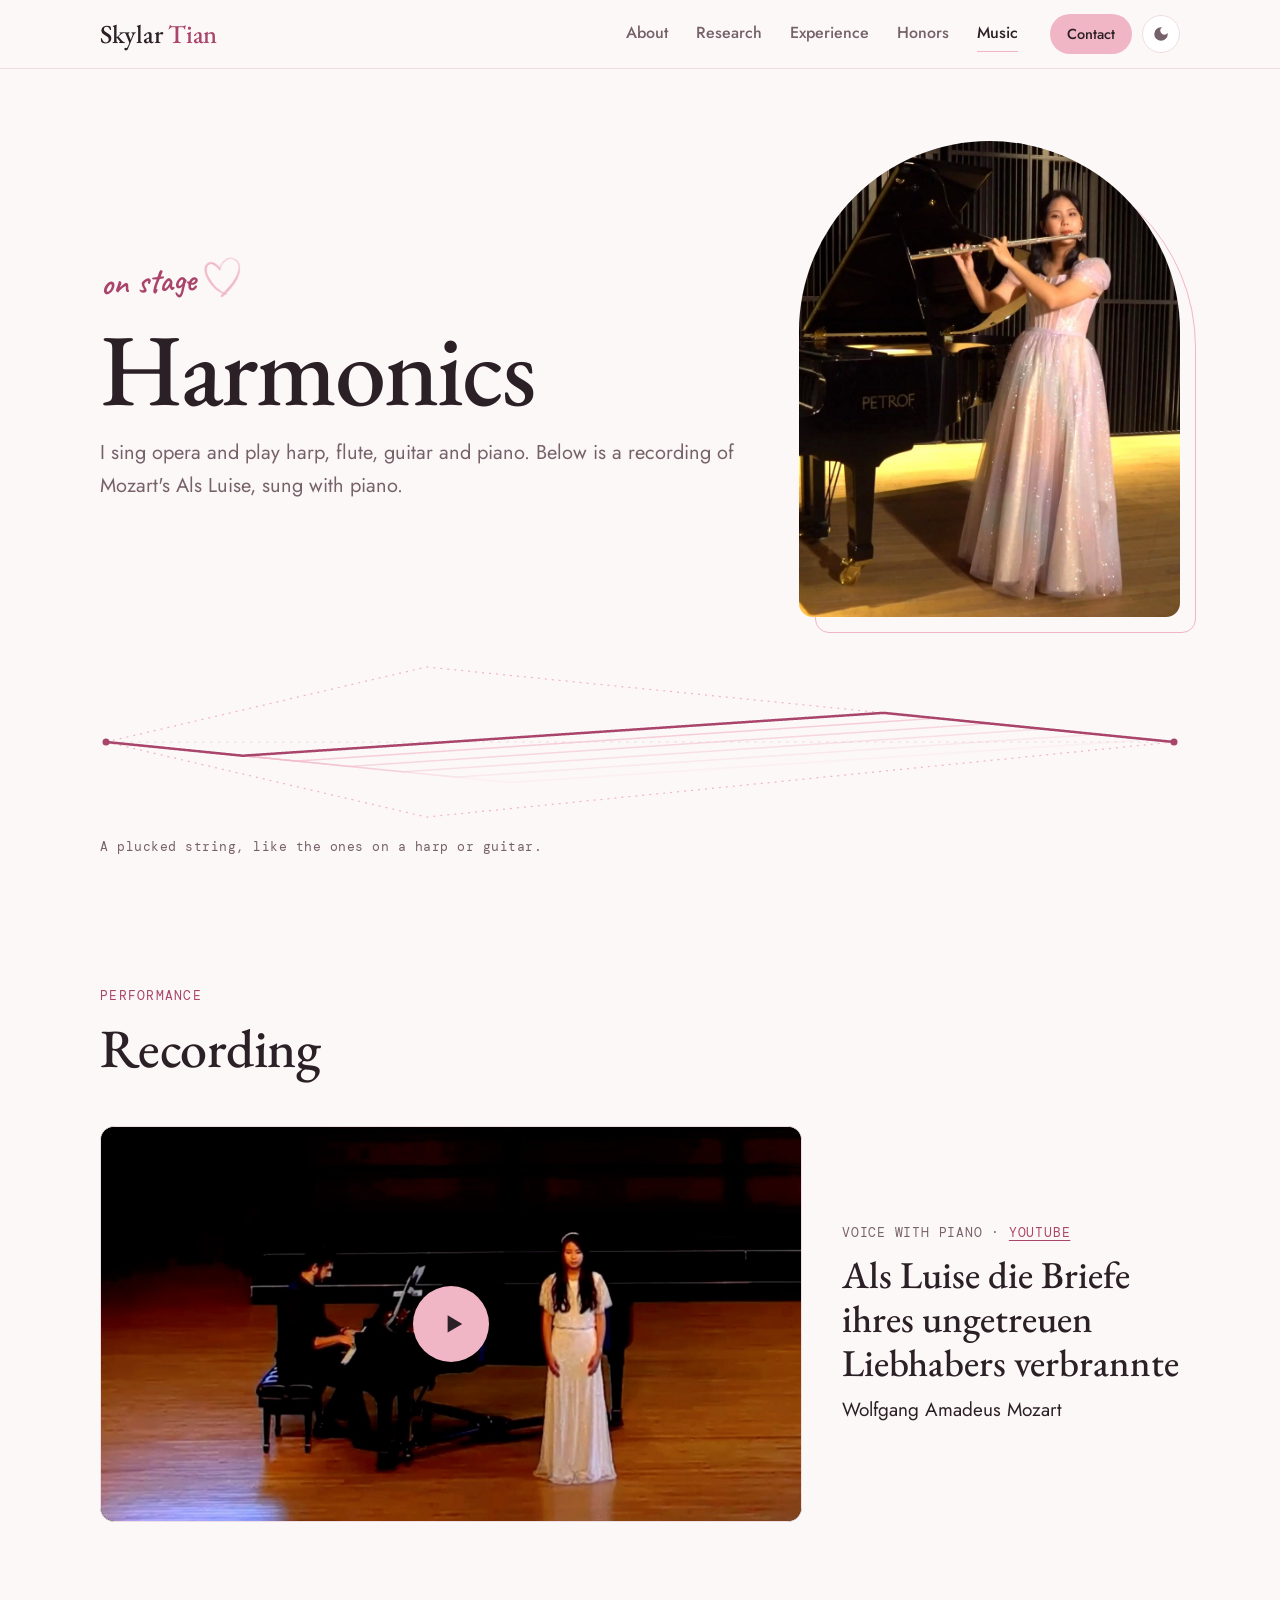
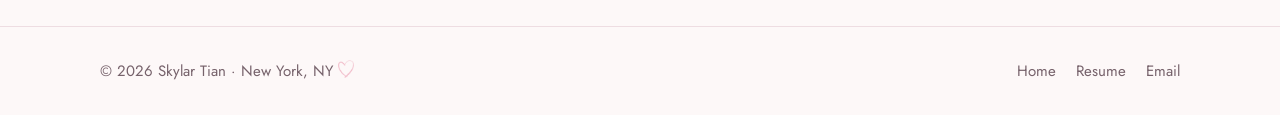
<file: music.html>
<!doctype html>
<html lang="en">
<head>
  <meta charset="utf-8">
  <meta name="viewport" content="width=device-width, initial-scale=1">
  <title>Music · Skylar Tian</title>
  <meta name="description" content="Skylar Tian sings opera and plays harp, flute, guitar and piano. Watch a recording of Mozart's Als Luise, sung with piano.">
  <meta property="og:title" content="Music · Skylar Tian">
  <meta property="og:image" content="https://skylarhezhentian.github.io/personal-website/assets/img/flute-stage.jpg">
  <link rel="icon" href="assets/favicon.svg" type="image/svg+xml">
  <link rel="preconnect" href="https://fonts.googleapis.com">
  <link rel="preconnect" href="https://fonts.gstatic.com" crossorigin>
  <link href="https://fonts.googleapis.com/css2?family=EB+Garamond:wght@400..700&family=Caveat:wght@500;600&family=DM+Mono:wght@400;500&family=Jost:wght@400;500;600&display=swap" rel="stylesheet">
  <link rel="stylesheet" href="style.css">
  <script>try{var t=localStorage.getItem("theme");if(t)document.documentElement.dataset.theme=t}catch(e){}</script>
</head>
<body>
  <a class="skip" href="#main">Skip to content</a>

  <header class="site-header">
    <div class="wrap header-inner">
      <a class="wordmark" href="index.html">Skylar <em>Tian</em></a>
      <nav class="site-nav" aria-label="Main">
        <a href="index.html#about">About</a>
        <a href="index.html#research">Research</a>
        <a href="index.html#experience">Experience</a>
        <a href="index.html#honors">Honors</a>
        <a href="music.html" aria-current="page">Music</a>
      </nav>
      <div class="header-actions">
        <a class="btn btn-rose btn-small" href="index.html#contact">Contact</a>
        <button class="theme-toggle" type="button" aria-label="Switch between light and dark theme">
          <svg class="moon" viewBox="0 0 24 24" width="18" height="18" aria-hidden="true"><path fill="currentColor" d="M12 3a9 9 0 1 0 9 9c0-.46-.04-.92-.1-1.36a5.39 5.39 0 0 1-4.4 2.26 5.4 5.4 0 0 1-3.14-9.8c-.44-.06-.9-.1-1.36-.1z"/></svg>
          <svg class="sun" viewBox="0 0 24 24" width="18" height="18" aria-hidden="true"><circle cx="12" cy="12" r="4.5" fill="currentColor"/><path stroke="currentColor" stroke-width="1.8" stroke-linecap="round" d="M12 2.5v2.2M12 19.3v2.2M2.5 12h2.2M19.3 12h2.2M5.3 5.3l1.6 1.6M17.1 17.1l1.6 1.6M5.3 18.7l1.6-1.6M17.1 6.9l1.6-1.6"/></svg>
        </button>
      </div>
    </div>
  </header>

  <main id="main">
    <section class="page-head">
      <div class="wrap">
        <div class="page-head-grid">
          <div class="title-block">
            <p class="hello">on stage <i class="heart" aria-hidden="true"></i></p>
            <h1 class="page-title">Harmonics</h1>
            <p class="lede">I sing opera and play harp, flute, guitar and piano. Below is a recording of Mozart's Als&nbsp;Luise, sung with piano.</p>
          </div>
          <figure class="arch squat">
            <img src="assets/img/flute-stage.jpg" width="864" height="1080" alt="Skylar playing flute beside a grand piano on a concert stage">
          </figure>
        </div>
        <div class="staff-band">
          <canvas class="staff" data-mode="string" data-animate aria-hidden="true"></canvas>
          <p class="staff-caption">A plucked string, like the ones on a harp or guitar.</p>
        </div>
      </div>
    </section>

    <section class="section">
      <div class="wrap">
        <header class="section-head">
          <div>
            <p class="eyebrow">Performance</p>
            <h2>Recording</h2>
          </div>
        </header>

        <div class="performances">
          <article class="performance">
            <figure class="video-frame">
              <a class="yt-cover" href="https://www.youtube.com/watch?v=BLcYEUHpSh0" data-yt="BLcYEUHpSh0" data-title="Als Luise die Briefe ihres ungetreuen Liebhabers verbrannte, performed by Skylar Tian" aria-label="Play Als Luise die Briefe ihres ungetreuen Liebhabers verbrannte, performed by Skylar Tian">
                <img src="assets/img/als-luise-cover.jpg" width="1280" height="720" loading="lazy" alt="">
                <span class="yt-play" aria-hidden="true"><svg viewBox="0 0 24 24"><path fill="currentColor" d="M8 5.5v13l11-6.5z"/></svg></span>
              </a>
            </figure>
            <div class="meta">
              <p class="detail">Voice with piano · <a href="https://www.youtube.com/watch?v=BLcYEUHpSh0">YouTube</a></p>
              <h3 class="piece">Als Luise die Briefe ihres ungetreuen Liebhabers verbrannte</h3>
              <p class="composer">Wolfgang Amadeus Mozart</p>
            </div>
          </article>
        </div>
      </div>
    </section>
  </main>

  <footer class="site-footer">
    <div class="wrap footer-inner">
      <p>© <span data-year>2026</span> Skylar Tian · New York, NY <i class="heart" aria-hidden="true"></i></p>
      <nav aria-label="Footer">
        <a href="index.html">Home</a>
        <a href="assets/Skylar-Tian-Resume.pdf">Resume</a>
        <a href="mailto:h.tian@columbia.edu">Email</a>
      </nav>
    </div>
  </footer>

  <script src="script.js"></script>
</body>
</html>
</file>
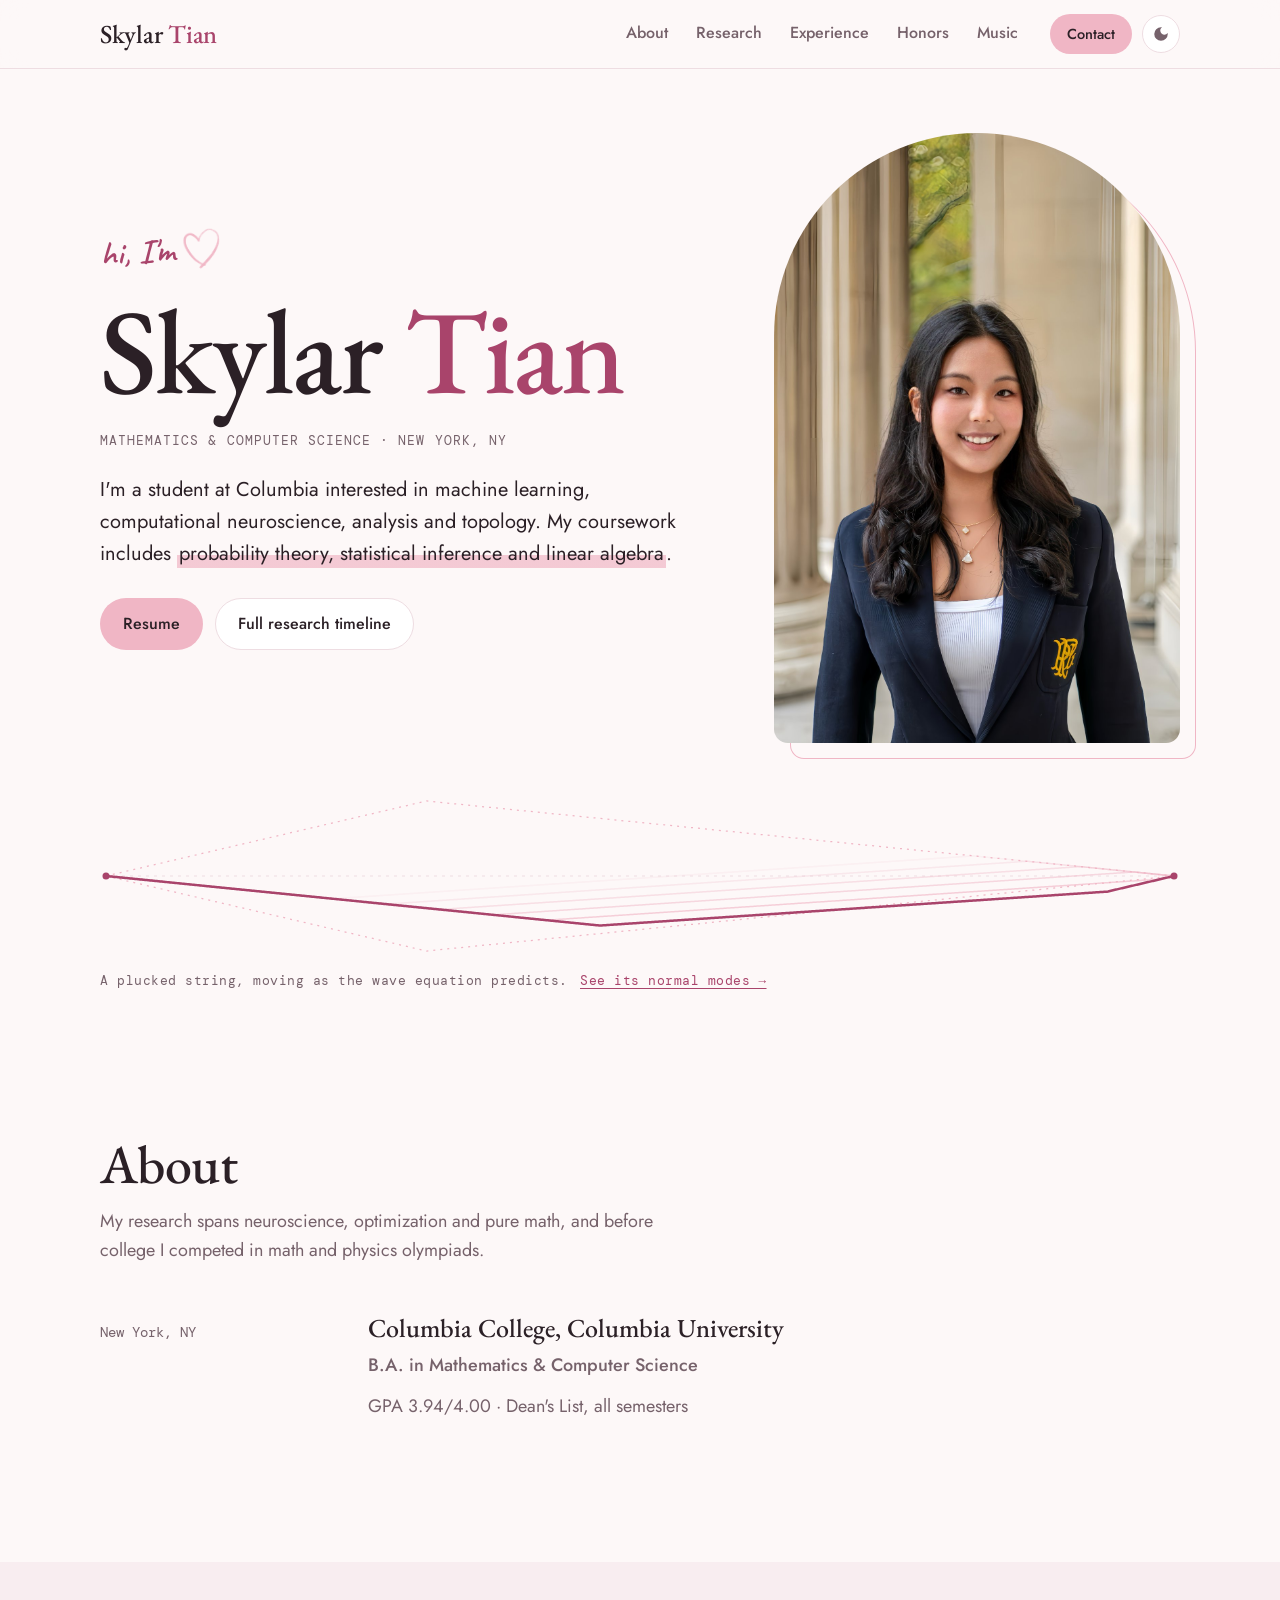
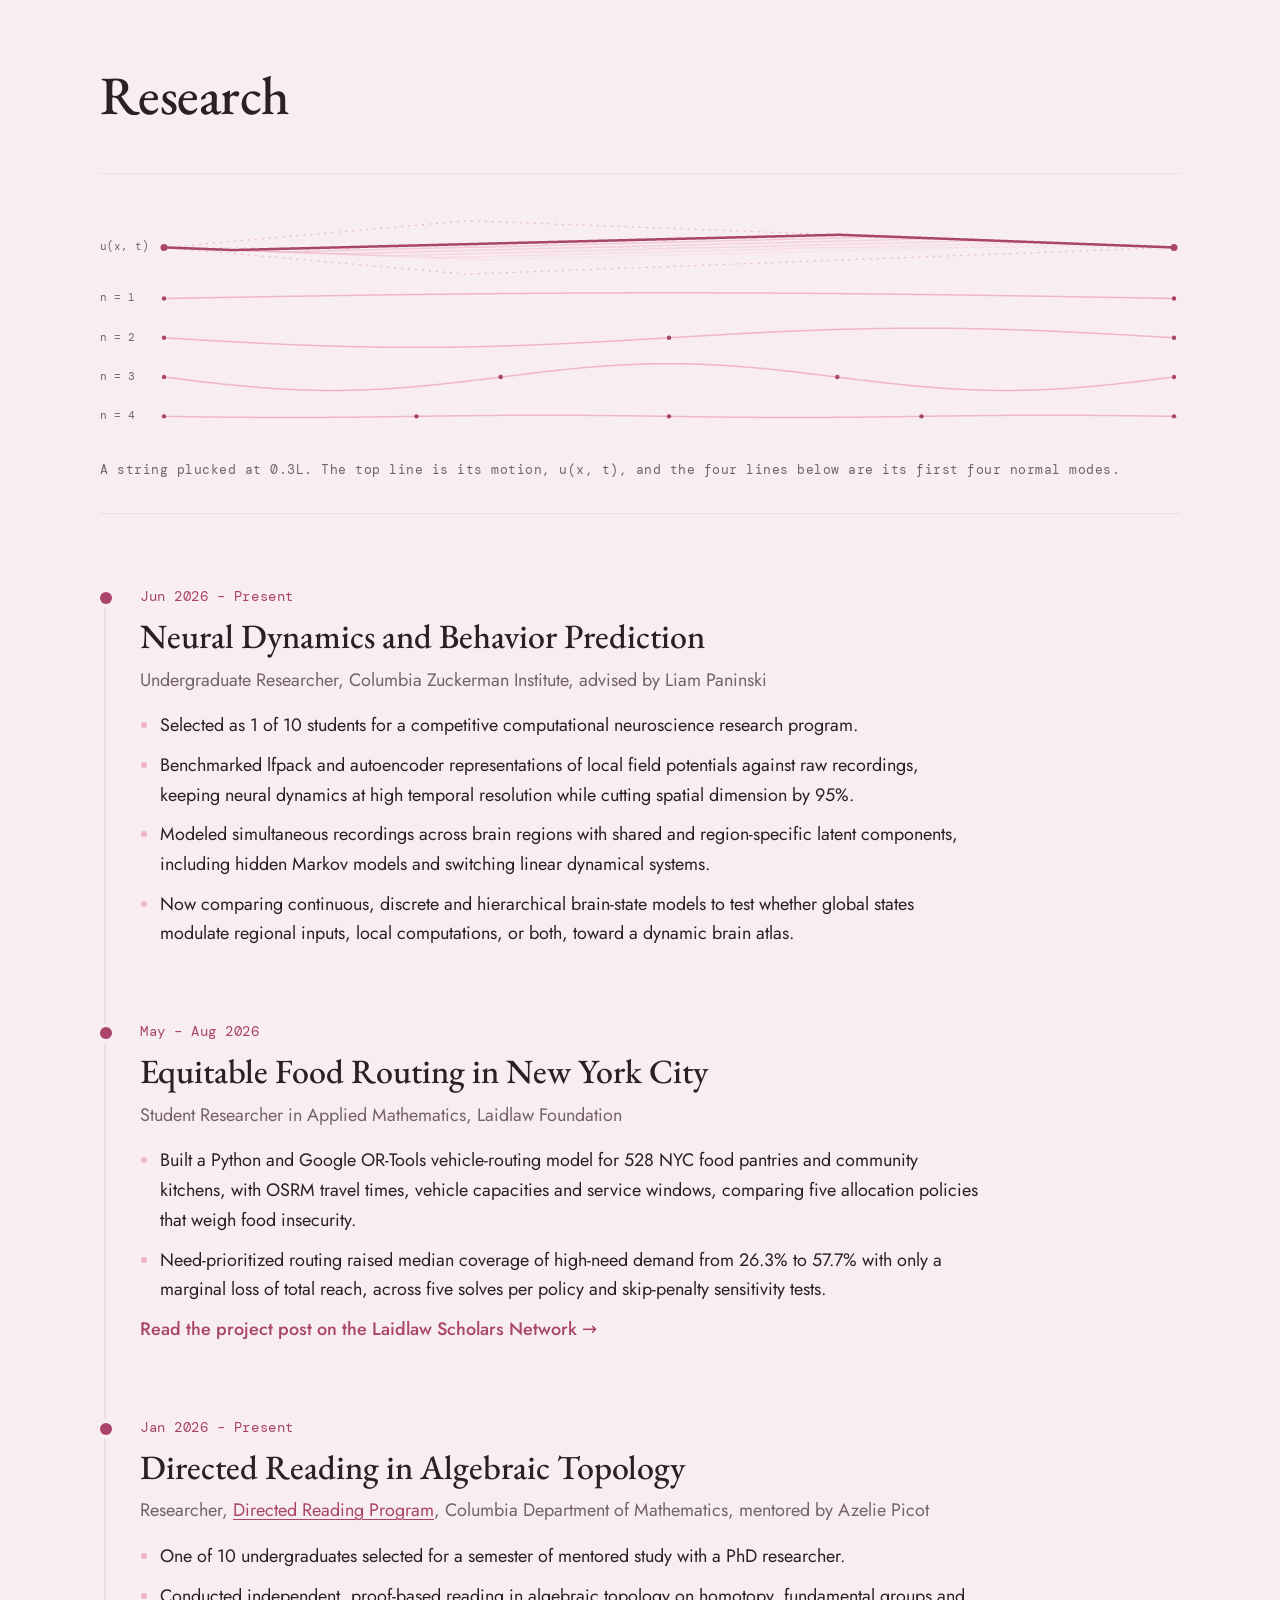
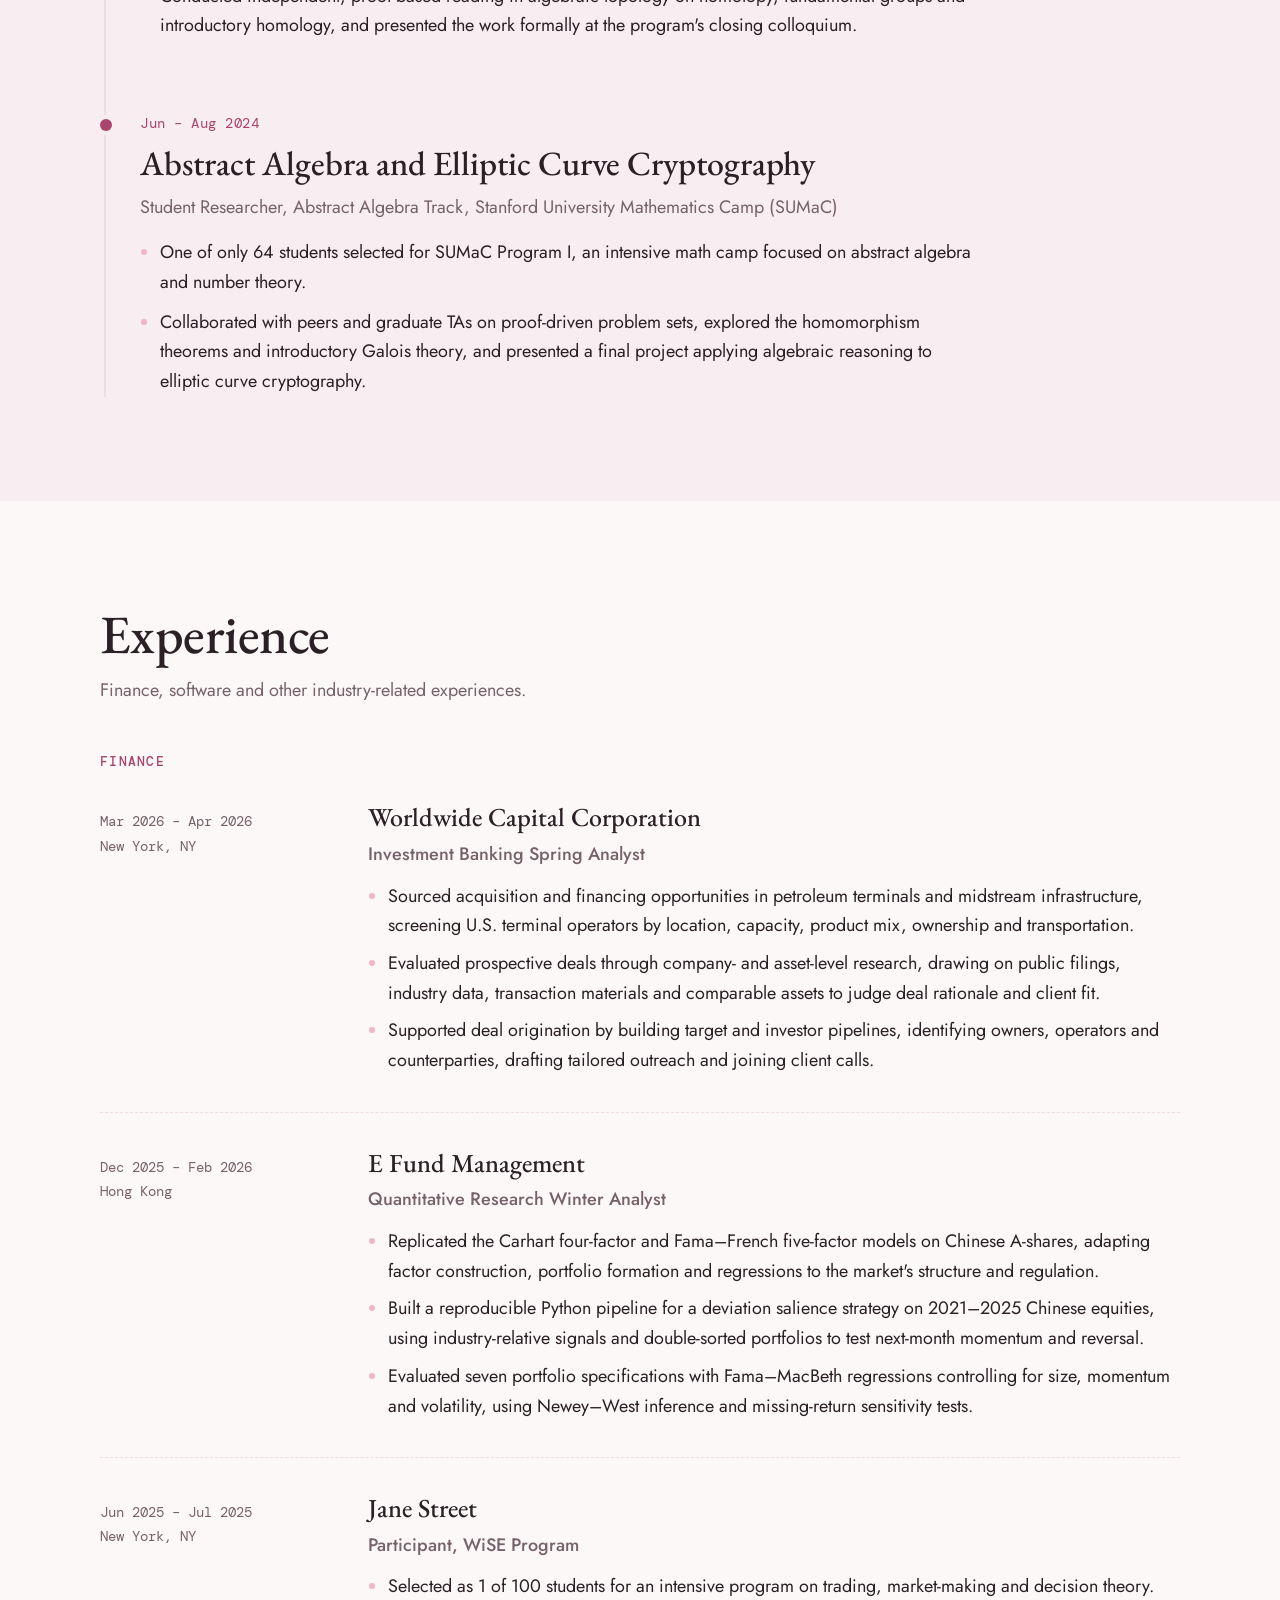
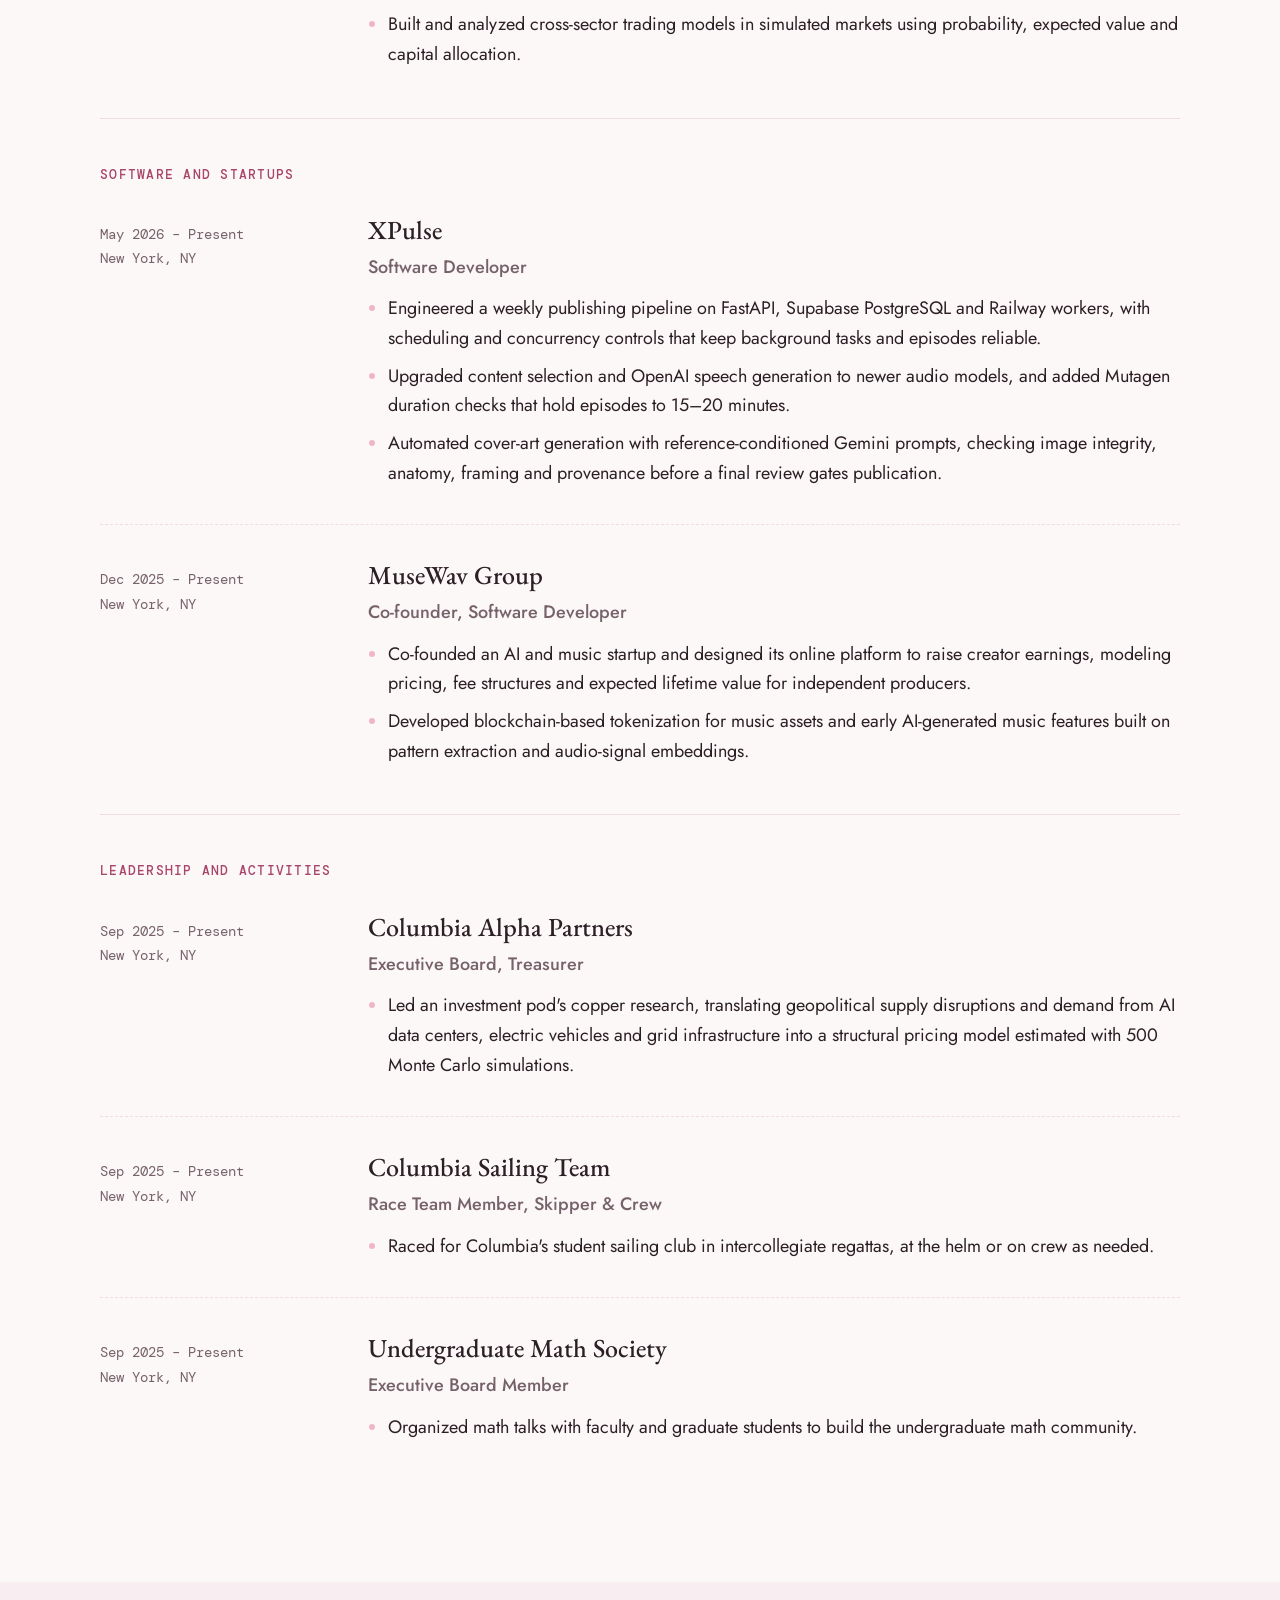
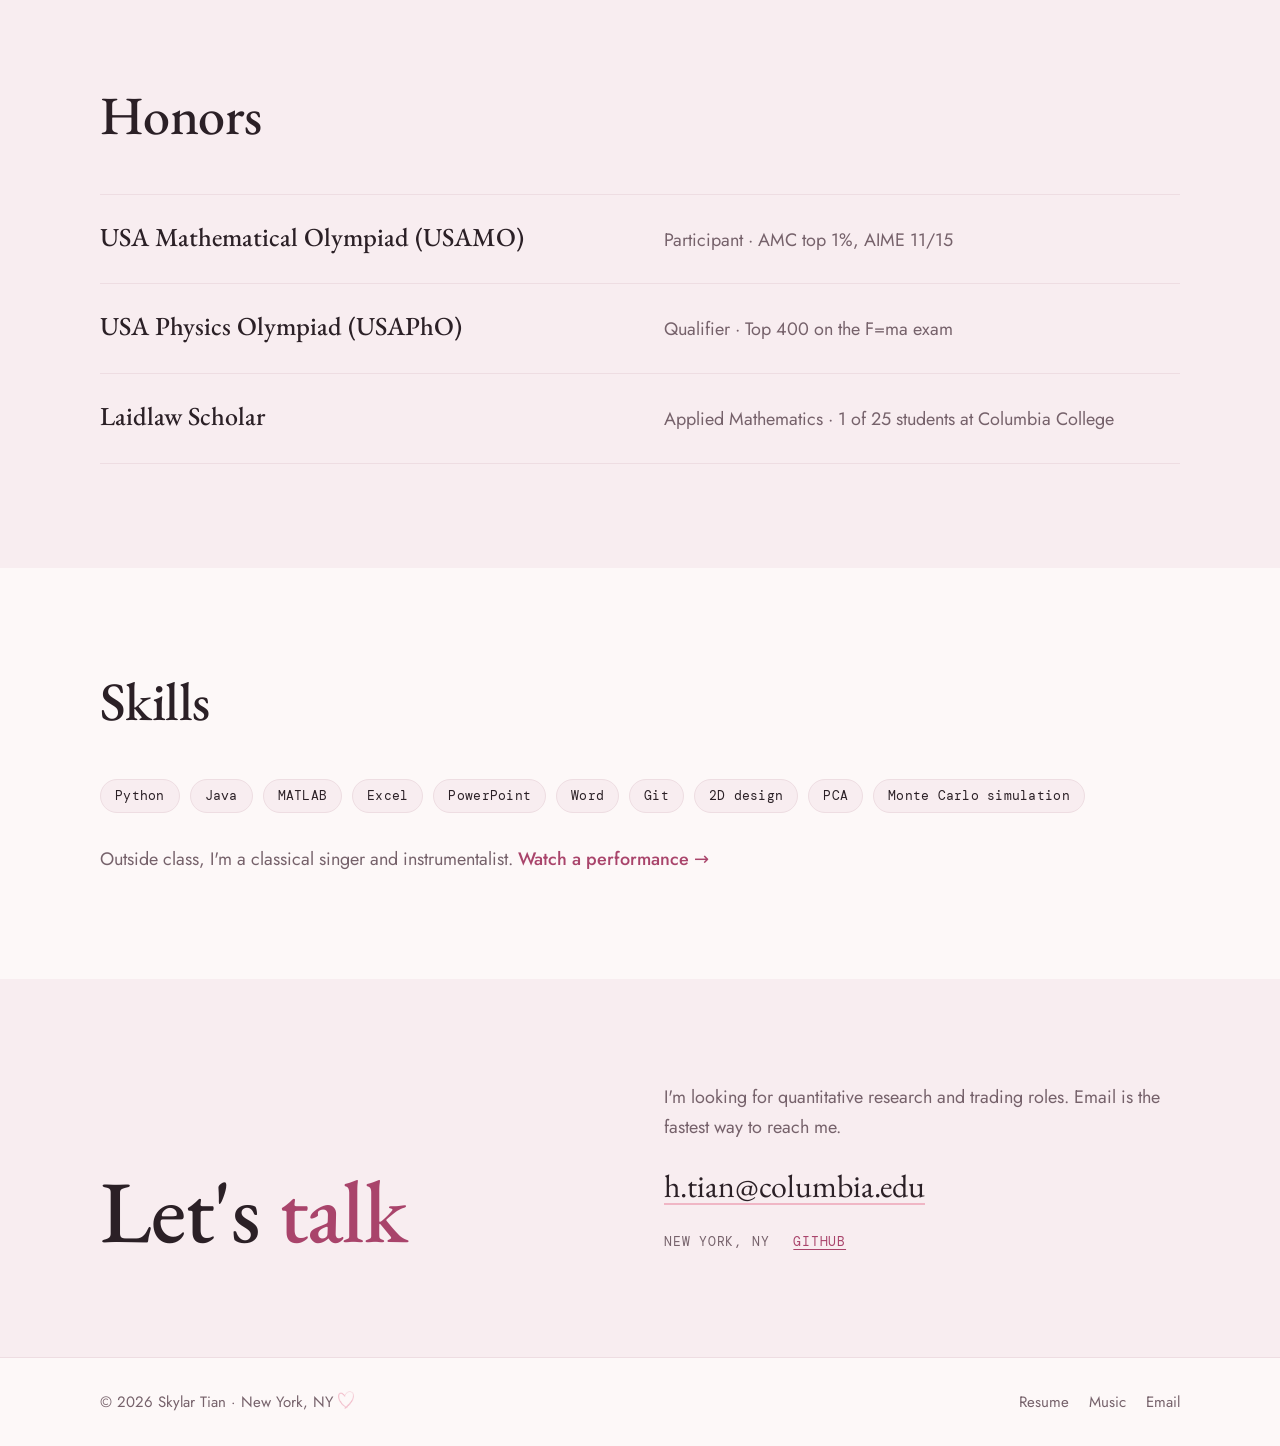
<file: research.html>
<!doctype html>
<html lang="en">
<head>
  <meta charset="utf-8">
  <meta name="viewport" content="width=device-width, initial-scale=1">
  <title>Research · Skylar Tian</title>
  <meta name="robots" content="noindex">
  <link rel="canonical" href="https://skylarhezhentian.github.io/personal-website/">
  <!-- Research is now a section of the home page. Old links keep working, and a link to one entry (such as #routing) lands on that entry. -->
  <script>location.replace("index.html" + (location.hash || "#research"));</script>
  <noscript><meta http-equiv="refresh" content="0; url=index.html#research"></noscript>
  <link rel="icon" href="assets/favicon.svg" type="image/svg+xml">
  <link rel="stylesheet" href="style.css">
</head>
<body>
  <main class="section">
    <div class="wrap">
      <p>Research is now part of the home page. <a href="index.html#research">Go to Research</a></p>
    </div>
  </main>
</body>
</html>
</file>
<file: style.css>
/* Layout: a concert-program column (max 1120px) with arched photo frames and a
   plucked string that moves as the wave equation predicts. Blush paper by
   default, plum night in dark mode, soft pink as the one highlight color.
   No italics anywhere. */
:root {
  --paper: #fdf8f8;
  --paper-2: #f8edf0;
  --surface: #ffffff;
  --ink: #2b2026;
  --muted: #76626b;
  --line: #eedde2;
  --rose: #f0b6c5;
  --rose-ink: #a9446b;
  --on-rose: #2b2026;
  --hl: rgba(240, 182, 197, 0.7);

  --display: "EB Garamond", Garamond, "Times New Roman", Georgia, serif;
  --body: "Jost", "Futura", "Avenir Next", system-ui, sans-serif;
  --mono: "DM Mono", ui-monospace, Menlo, monospace;
  --hand: "Caveat", "Bradley Hand", "Segoe Print", cursive;

  --maxw: 1120px;
  --gutter: max(20px, env(safe-area-inset-left, 0px));
  --radius: 14px;
  color-scheme: light;
}

@media (prefers-color-scheme: dark) {
  :root:not([data-theme="light"]) {
    --paper: #1b1519;
    --paper-2: #231b20;
    --surface: #2b2228;
    --ink: #f6edf0;
    --muted: #bda9b2;
    --line: #3b2f36;
    --rose: #e7a3b8;
    --rose-ink: #f4b9ca;
    --hl: rgba(231, 163, 184, 0.28);
    color-scheme: dark;
  }
}

:root[data-theme="dark"] {
  --paper: #1b1519;
  --paper-2: #231b20;
  --surface: #2b2228;
  --ink: #f6edf0;
  --muted: #bda9b2;
  --line: #3b2f36;
  --rose: #e7a3b8;
  --rose-ink: #f4b9ca;
  --hl: rgba(231, 163, 184, 0.28);
  color-scheme: dark;
}

*, *::before, *::after { box-sizing: border-box; }

html { scroll-padding-top: 96px; -webkit-text-size-adjust: 100%; }
/* script.js adds .loaded after the page loads, so a link that opens a page at a section lands on it first */
html.loaded { scroll-behavior: smooth; }

body {
  margin: 0;
  background: var(--paper);
  color: var(--ink);
  font-family: var(--body);
  font-size: 18px;
  line-height: 1.65;
  -webkit-font-smoothing: antialiased;
}

img, video { display: block; max-width: 100%; height: auto; }

a { color: var(--rose-ink); text-underline-offset: 3px; text-decoration-thickness: 1px; }
a:hover { text-decoration-color: var(--rose); }

:focus-visible { outline: 2px solid var(--rose-ink); outline-offset: 3px; border-radius: 4px; }

h1, h2, h3, h4 { font-family: var(--display); font-weight: 500; line-height: 1.1; text-wrap: balance; margin: 0; }
h1, h2, h3, h4, .wordmark, .piece { font-variant-numeric: lining-nums; }
h2 { font-size: clamp(34px, 4.6vw, 54px); letter-spacing: -0.01em; }
h3, h4 { font-size: 26px; }
p { margin: 0; }
em, i { font-style: normal; }
/* Keep a lone word off the last line of a paragraph or bullet; balance short labels instead */
p, li, figcaption { text-wrap: pretty; }
.tl-sub, .role-title, .piece { text-wrap: balance; }

.wrap {
  max-width: var(--maxw);
  margin: 0 auto;
  padding-left: var(--gutter);
  padding-right: max(20px, env(safe-area-inset-right, 0px));
}

.skip {
  position: absolute; left: 12px; top: -48px; z-index: 50;
  background: var(--ink); color: var(--paper); padding: 8px 14px; border-radius: 8px;
}
.skip:focus { top: 12px; }

.eyebrow {
  font-family: var(--mono); font-size: 12.5px; letter-spacing: 0.1em; text-transform: uppercase;
  color: var(--rose-ink);
}

.hl { background: linear-gradient(transparent 56%, var(--hl) 56%); color: inherit; padding: 0 2px; }

.hand { font-family: var(--hand); font-weight: 600; color: var(--rose-ink); }

.heart {
  display: inline-block; width: 1.1em; height: 1.2em; vertical-align: -0.15em;
  background: var(--rose);
  -webkit-mask: url("assets/img/heart.png") center / contain no-repeat;
  mask: url("assets/img/heart.png") center / contain no-repeat;
}

/* Buttons */
.btn {
  display: inline-flex; align-items: center; gap: 8px;
  padding: 12px 22px; border-radius: 999px;
  font-family: var(--body); font-size: 16px; font-weight: 500; text-decoration: none;
  border: 1px solid transparent; transition: transform 0.15s ease, background 0.15s ease, border-color 0.15s ease;
}
.btn:hover { transform: translateY(-1px); }
.btn-rose { background: var(--rose); color: var(--on-rose); }
.btn-rose:hover { background: color-mix(in srgb, var(--rose) 85%, var(--ink)); }
.btn-ghost { color: var(--ink); border-color: var(--line); background: var(--surface); }
.btn-ghost:hover { border-color: var(--rose); }
.btn-small { padding: 7px 16px; font-size: 14.5px; }

/* Header */
.site-header {
  position: sticky; top: 0; z-index: 20;
  background: color-mix(in srgb, var(--paper) 88%, transparent);
  backdrop-filter: blur(12px); -webkit-backdrop-filter: blur(12px);
  border-bottom: 1px solid var(--line);
}
.header-inner { display: flex; align-items: center; gap: 32px; min-height: 68px; }
.wordmark {
  font-family: var(--display); font-size: 26px; font-weight: 500; color: var(--ink);
  text-decoration: none; letter-spacing: -0.01em; white-space: nowrap;
}
.wordmark em { color: var(--rose-ink); }
.site-nav { display: flex; gap: 28px; margin-left: auto; }
.site-nav a { color: var(--muted); text-decoration: none; font-size: 16px; font-weight: 500; padding: 4px 0; border-bottom: 1.5px solid transparent; }
.site-nav a:hover { color: var(--ink); }
.site-nav a[aria-current="page"] { color: var(--ink); border-bottom-color: var(--rose); }
.header-actions { display: flex; align-items: center; gap: 10px; }
.theme-toggle {
  width: 38px; height: 38px; display: grid; place-items: center; cursor: pointer;
  border-radius: 999px; border: 1px solid var(--line); background: var(--surface); color: var(--muted);
}
.theme-toggle:hover { color: var(--ink); border-color: var(--rose); }
.theme-toggle .sun { display: none; }
:root[data-theme="dark"] .theme-toggle .sun { display: block; }
:root[data-theme="dark"] .theme-toggle .moon { display: none; }
@media (prefers-color-scheme: dark) {
  :root:not([data-theme="light"]) .theme-toggle .sun { display: block; }
  :root:not([data-theme="light"]) .theme-toggle .moon { display: none; }
}

/* Wave canvases: a plucked string (hero, Music), and in Research the same string over its normal modes */
.staff { display: block; width: 100%; height: 170px; }
.staff-caption { margin-top: 10px; font-family: var(--mono); font-size: 12.5px; letter-spacing: 0.04em; color: var(--muted); }
.staff-caption a { margin-left: 4px; white-space: nowrap; }

/* Home hero */
.hero { padding-block: 64px 8px; }
.hero-grid { display: grid; grid-template-columns: minmax(0, 1.2fr) minmax(0, 0.8fr); gap: 64px; align-items: center; }
.hero-text { display: flex; flex-direction: column; gap: 22px; min-width: 0; }
.hello { font-family: var(--hand); font-size: 34px; font-weight: 600; color: var(--rose-ink); transform: rotate(-3deg); transform-origin: left; display: flex; align-items: center; gap: 8px; margin-bottom: -10px; }
.name { font-size: clamp(64px, 9.4vw, 128px); line-height: 0.95; letter-spacing: -0.02em; white-space: nowrap; }
.name em { color: var(--rose-ink); }
.kicker { font-family: var(--mono); font-size: 13px; letter-spacing: 0.08em; text-transform: uppercase; color: var(--muted); }
.intro { font-size: 20px; line-height: 1.6; max-width: 34em; }
.actions { display: flex; flex-wrap: wrap; gap: 12px; margin-top: 6px; }

.arch { position: relative; isolation: isolate; margin: 0; }
.arch img {
  width: 100%; aspect-ratio: 2 / 3; object-fit: cover;
  border-radius: 50% 50% var(--radius) var(--radius) / 33.3% 33.3% var(--radius) var(--radius);
}
.arch::after {
  content: ""; position: absolute; inset: 0; z-index: -1; transform: translate(16px, 16px);
  border: 1.5px solid var(--rose);
  border-radius: 50% 50% var(--radius) var(--radius) / 33.3% 33.3% var(--radius) var(--radius);
}
.arch.squat img, .arch.squat::after { aspect-ratio: 4 / 5; border-radius: 50% 50% var(--radius) var(--radius) / 40% 40% var(--radius) var(--radius); }
.hero-photo { justify-self: end; width: 100%; max-width: 420px; }

.staff-band { margin-top: 48px; }
.hero .staff-band { margin-bottom: 32px; }

/* Home sections, in the order About, Research, Experience, Honors, Skills, Contact */
.section { padding-block: 104px; }
.section-alt { background: var(--paper-2); }
.section-head { display: flex; flex-wrap: wrap; align-items: flex-end; justify-content: space-between; gap: 12px 32px; margin-bottom: 48px; }
.section-head > div { display: flex; flex-direction: column; gap: 12px; }
.section-sub { color: var(--muted); max-width: 34em; }

/* Video frames (Music): a cover photo with a play button until the visitor starts the video */
.video-frame { margin: 0; border-radius: var(--radius); overflow: hidden; border: 1px solid var(--line); background: #000; }
.video-frame iframe { display: block; width: 100%; aspect-ratio: 16 / 9; border: 0; }
.yt-cover { position: relative; display: block; }
.yt-cover img { width: 100%; aspect-ratio: 16 / 9; object-fit: cover; }
.yt-cover:focus-visible { outline-color: var(--rose); outline-offset: -5px; }
.yt-play {
  position: absolute; left: 50%; top: 50%; transform: translate(-50%, -50%);
  width: clamp(56px, 11%, 76px); aspect-ratio: 1; display: grid; place-items: center;
  border-radius: 50%; background: var(--rose); color: var(--on-rose);
  box-shadow: 0 8px 28px rgba(0, 0, 0, 0.35); transition: transform 0.15s ease;
}
.yt-play svg { width: 42%; height: 42%; margin-left: 6%; }
.yt-cover:hover .yt-play, .yt-cover:focus-visible .yt-play { transform: translate(-50%, -50%) scale(1.06); }

/* Contact */
.contact { background: var(--paper-2); padding-block: 104px; }
.contact-inner { display: grid; grid-template-columns: minmax(0, 1fr) minmax(0, 1fr); gap: 48px; align-items: end; }
.contact h2 { font-size: clamp(48px, 7vw, 88px); line-height: 0.95; }
.contact h2 em { color: var(--rose-ink); }
.contact-body { display: flex; flex-direction: column; gap: 18px; }
.contact-body p { color: var(--muted); }
.contact-email { font-family: var(--display); font-size: clamp(24px, 3vw, 32px); color: var(--ink); text-decoration: underline; text-decoration-color: var(--rose); text-decoration-thickness: 2px; text-underline-offset: 6px; overflow-wrap: anywhere; }
.contact-email:hover { color: var(--rose-ink); }
.contact-links { list-style: none; padding: 0; margin: 0; display: flex; flex-wrap: wrap; gap: 8px 24px; font-family: var(--mono); font-size: 13px; letter-spacing: 0.06em; text-transform: uppercase; color: var(--muted); }

/* Footer */
.site-footer { border-top: 1px solid var(--line); padding-block: 32px; color: var(--muted); font-size: 15px; }
.footer-inner { display: flex; flex-wrap: wrap; align-items: center; justify-content: space-between; gap: 12px 24px; }
.footer-inner nav { display: flex; flex-wrap: wrap; gap: 20px; }
.footer-inner a { color: var(--muted); text-decoration: none; }
.footer-inner a:hover { color: var(--ink); }

/* Inner page heads */
.page-head { padding-block: 72px 24px; }
.page-head-grid { display: grid; grid-template-columns: minmax(0, 1.25fr) minmax(0, 0.75fr); gap: 64px; align-items: center; }
.page-head .title-block { display: flex; flex-direction: column; gap: 18px; min-width: 0; }
.page-title { font-size: clamp(56px, 8vw, 104px); line-height: 0.95; letter-spacing: -0.02em; }
.page-title em { color: var(--rose-ink); }
.lede { font-size: 20px; color: var(--muted); max-width: 34em; }
.page-head .staff-band { margin-top: 40px; }

/* About and Experience: dated entries, with the roles grouped under small labels */
.group + .group { margin-top: 12px; padding-top: 48px; border-top: 1px solid var(--line); }
.group-title { font-family: var(--mono); font-size: 12.5px; font-weight: 500; line-height: 1.4; letter-spacing: 0.1em; text-transform: uppercase; color: var(--rose-ink); margin-bottom: 32px; }
.role { display: grid; grid-template-columns: 220px minmax(0, 1fr); align-items: baseline; gap: 16px 48px; padding-block: 36px; border-top: 1px dashed var(--line); }
.role:first-of-type { border-top: 0; padding-top: 0; }
.role-when { font-family: var(--mono); font-size: 13.5px; color: var(--muted); display: flex; flex-direction: column; gap: 2px; font-variant-numeric: tabular-nums; }
.role-body { display: flex; flex-direction: column; gap: 12px; min-width: 0; }
.role-title { font-weight: 500; color: var(--muted); margin-top: -4px; }
.role ul.points { margin: 0; padding-left: 20px; display: flex; flex-direction: column; gap: 8px; }
.role ul.points li::marker { color: var(--rose); }
.role-note { color: var(--muted); }

/* Research: a plucked string over its normal modes, then a timeline */
.wave-fig { margin: 0 0 72px; padding-block: 32px; border-block: 1px solid var(--line); display: flex; flex-direction: column; gap: 14px; }
.wave-fig .staff { height: 240px; }
.wave-fig figcaption { font-family: var(--mono); font-size: 12.5px; letter-spacing: 0.04em; color: var(--muted); }

.timeline { list-style: none; margin: 0; padding: 0 0 0 40px; position: relative; max-width: 880px; }
.timeline::before { content: ""; position: absolute; left: 4px; top: 12px; bottom: 0; width: 2px; background: var(--line); }
.tl-item { position: relative; display: flex; flex-direction: column; gap: 10px; }
.tl-item + .tl-item { margin-top: 72px; }
.tl-item::before { content: ""; position: absolute; left: -40px; top: 6px; width: 12px; height: 12px; border-radius: 50%; background: var(--rose-ink); box-shadow: 0 0 0 4px var(--paper); }
.section-alt .tl-item::before { box-shadow: 0 0 0 4px var(--paper-2); }
.tl-date { font-family: var(--mono); font-size: 13.5px; letter-spacing: 0.04em; color: var(--rose-ink); font-variant-numeric: tabular-nums; }
.tl-title { font-size: clamp(26px, 3vw, 34px); }
.tl-sub { color: var(--muted); }
.tl-item ul { margin: 6px 0 0; padding-left: 20px; list-style: disc; display: flex; flex-direction: column; gap: 10px; }
.tl-item li::marker { color: var(--rose); }
.tl-link a, .skills-note a { font-weight: 500; text-decoration: none; }
.tl-link a:hover, .skills-note a:hover { text-decoration: underline; }

/* Honors: the name on the left, the award and its detail on the right */
.honors { list-style: none; margin: 0; padding: 0; border-bottom: 1px solid var(--line); }
.honors li { display: grid; grid-template-columns: minmax(0, 1fr) minmax(0, 1fr); align-items: baseline; gap: 6px 48px; padding-block: 28px; border-top: 1px solid var(--line); }
.honors p { color: var(--muted); }

/* Skills: one flat list of tags, then a note that links to Music */
.chips { list-style: none; margin: 0; padding: 0; display: flex; flex-wrap: wrap; gap: 10px; }
.chips li { font-family: var(--mono); font-size: 13px; letter-spacing: 0.02em; line-height: 1.4; padding: 7px 14px; border-radius: 999px; background: var(--paper-2); border: 1px solid var(--line); }
.skills-note { margin-top: 32px; color: var(--muted); }
.skills-note a { display: inline-block; }

/* Music */
.performances { display: flex; flex-direction: column; gap: 72px; }
.performance { display: grid; grid-template-columns: minmax(0, 1.35fr) minmax(0, 0.65fr); gap: 40px; align-items: center; }
.performance .meta { display: flex; flex-direction: column; gap: 10px; }
.piece { font-family: var(--display); font-size: clamp(28px, 3.2vw, 38px); line-height: 1.15; }
.composer { font-size: 19px; }
.detail { font-family: var(--mono); font-size: 13px; letter-spacing: 0.06em; text-transform: uppercase; color: var(--muted); font-variant-numeric: tabular-nums; }

/* Phone and tablet */
@media (max-width: 900px) {
  .hero-grid, .page-head-grid, .contact-inner, .performance { grid-template-columns: minmax(0, 1fr); gap: 40px; }
  .hero-photo { justify-self: start; max-width: 360px; }
  .page-head-grid .arch { max-width: 340px; }
  .role { grid-template-columns: minmax(0, 1fr); gap: 8px; }
  .role-when { flex-direction: row; flex-wrap: wrap; gap: 4px 16px; padding-top: 0; }
}

@media (max-width: 720px) {
  html { scroll-padding-top: 124px; }
  body { font-size: 17px; }
  .header-inner { flex-wrap: wrap; gap: 0 16px; min-height: 0; padding-block: 12px 0; }
  .header-actions { margin-left: auto; }
  .site-nav { order: 3; width: 100%; margin-left: 0; gap: 22px; padding-block: 10px 8px; overflow-x: auto; }
  .site-nav a { font-size: 15px; white-space: nowrap; }
  .hero { padding-top: 40px; }
  .kicker-dot { display: none; }
  .kicker-loc { display: block; }
  .intro, .lede { font-size: 18px; }
  .section, .contact { padding-block: 72px; }
  .staff { height: 130px; }
  .wave-fig { margin-bottom: 56px; }
  .wave-fig .staff { height: 220px; }
  .honors li { grid-template-columns: minmax(0, 1fr); padding-block: 22px; }
  .timeline { padding-left: 30px; }
  .tl-item::before { left: -30px; }
  .tl-item + .tl-item { margin-top: 56px; }
  .tl-sub { font-size: 16.5px; }
  .hero-photo, .page-head-grid .arch { max-width: 300px; }
}

/* Small phones: fit all five nav links on one row */
@media (max-width: 380px) {
  .site-nav { gap: 16px; }
  .site-nav a { font-size: 14.5px; }
}

@media (prefers-reduced-motion: reduce) {
  html.loaded { scroll-behavior: auto; }
  .btn, .yt-play { transition: none; }
}
</file>
